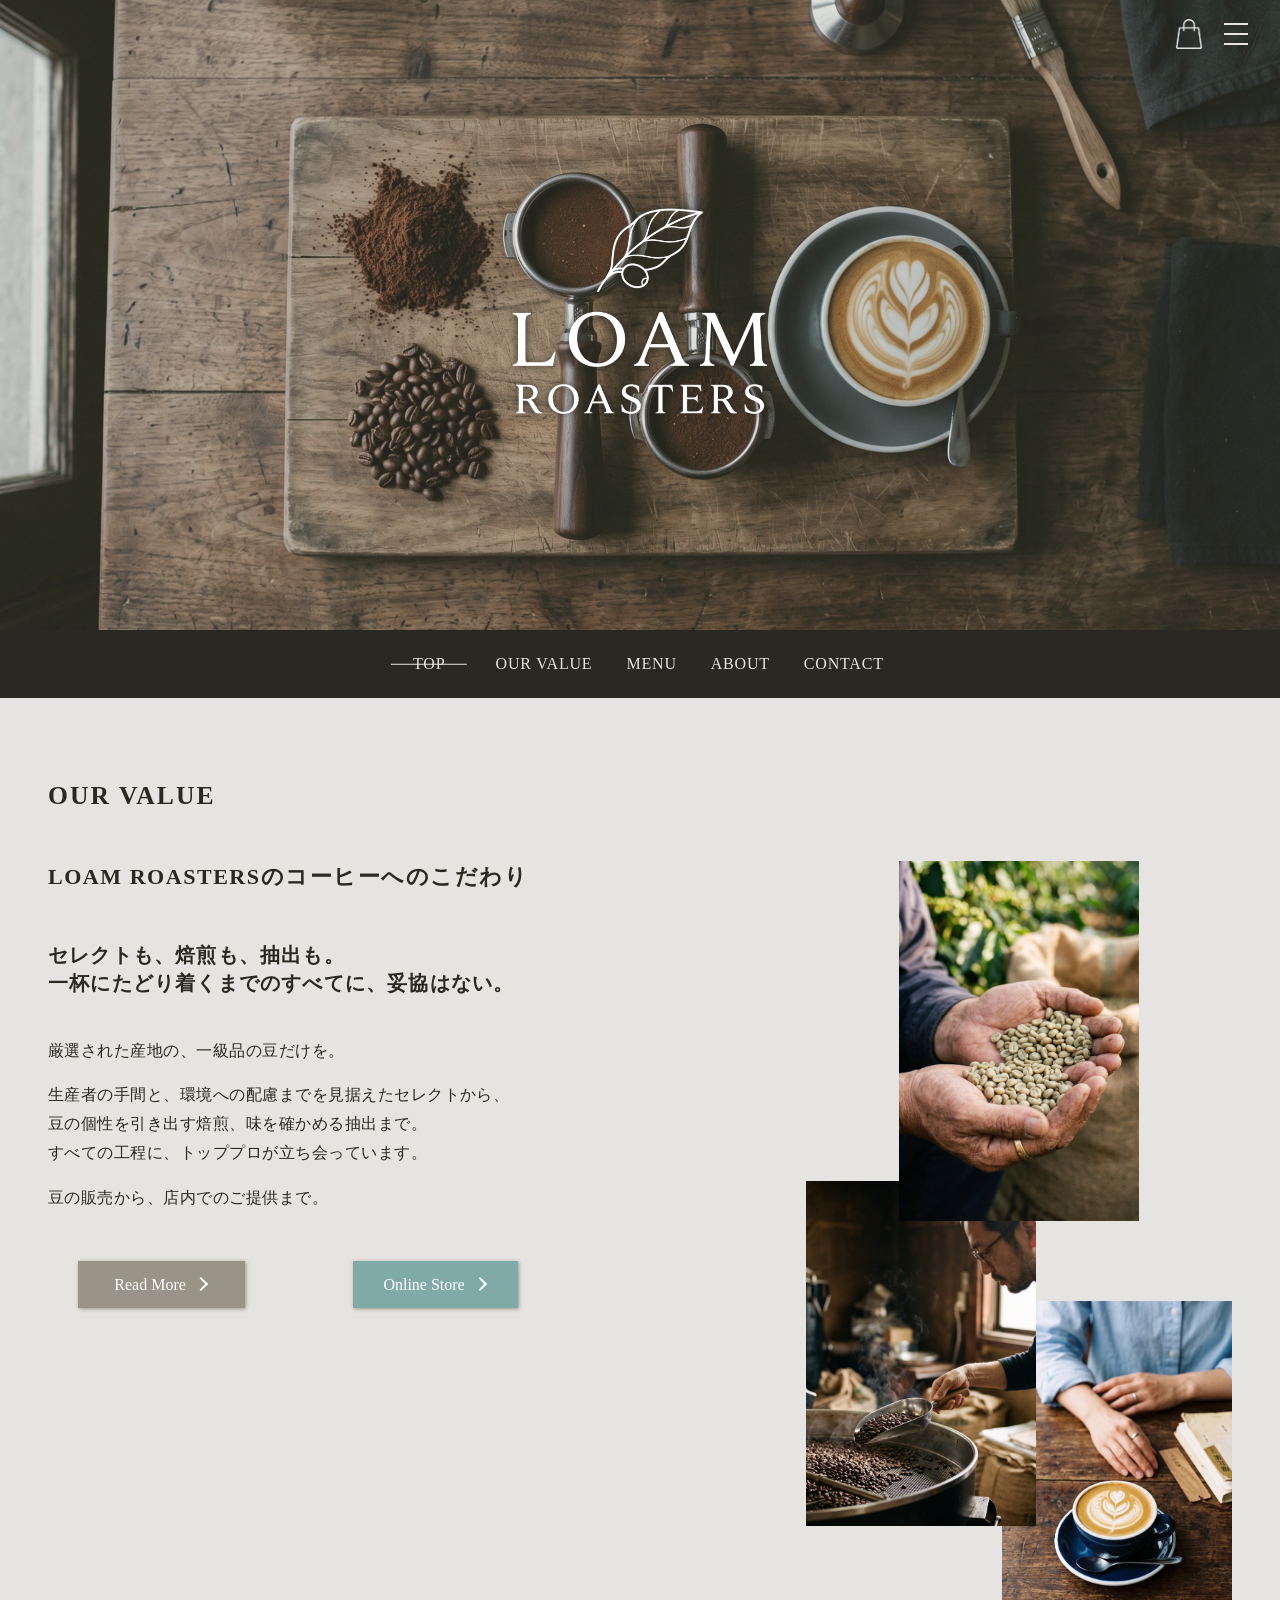
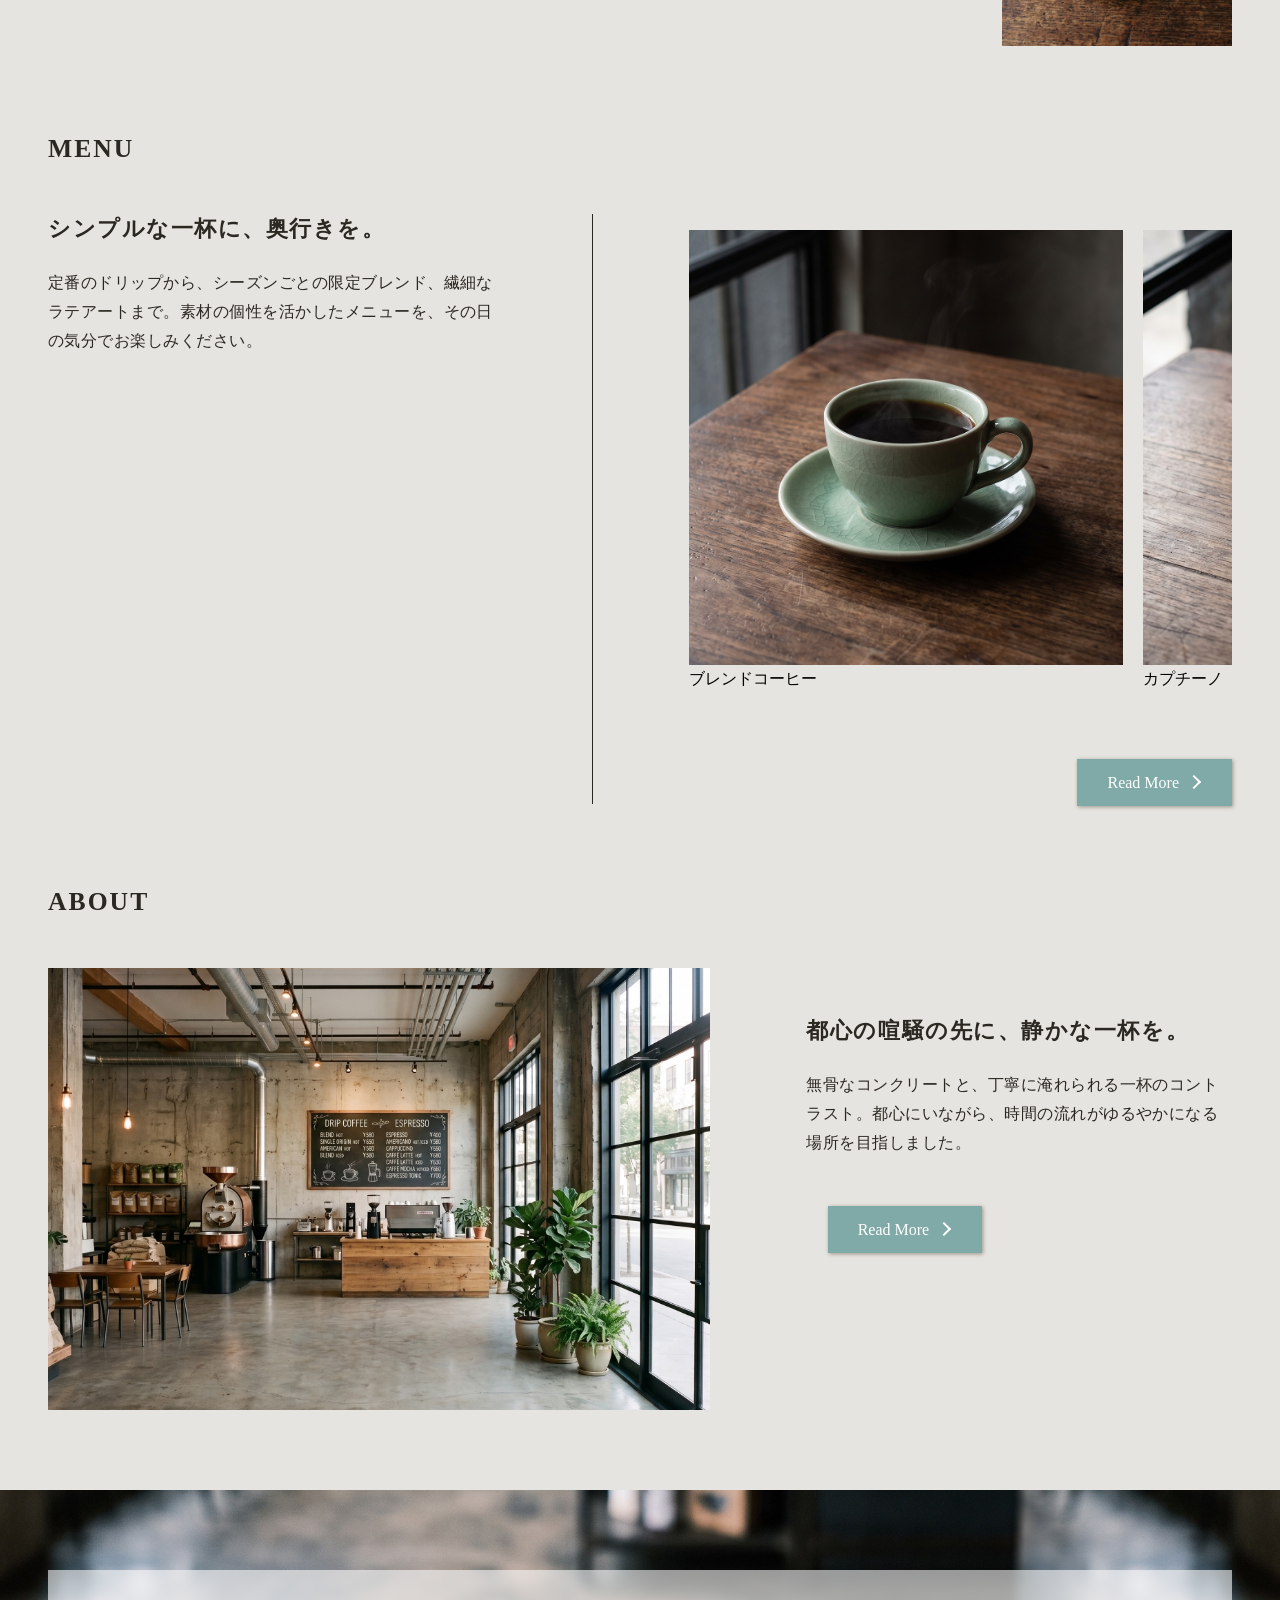
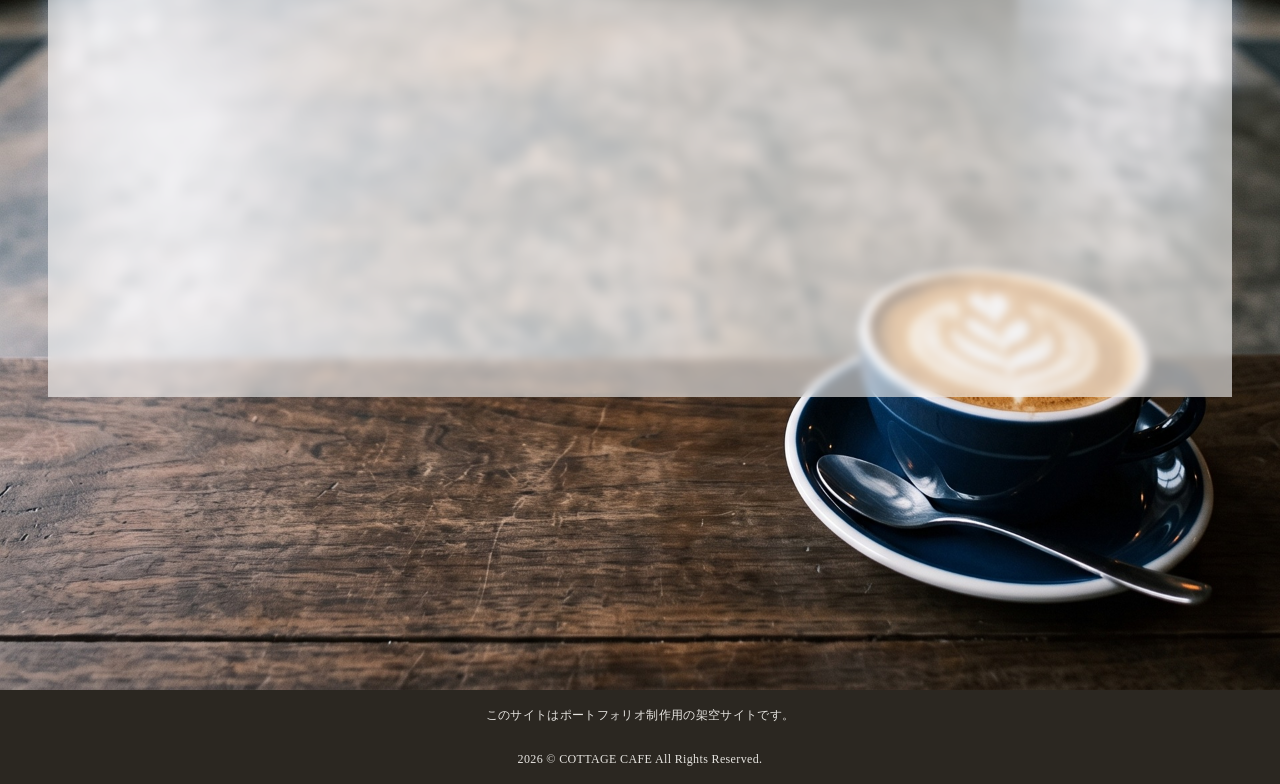
<file: index.html>
<!DOCTYPE html>
<html lang="ja">
	<head>
		<meta charset="utf-8">
		<meta name="description" content="LOAM ROASTERS（ロームロースター）は、一級品の豆をセレクトし、生産者や環境にも配慮したスペシャリティコーヒーを提供する、都心のコーヒーロースターカフェです。トッププロによる焙煎・抽出で、こだわりの一杯をお楽しみいただけます。">
		<meta name="viewport" content="width=device-width, initial-scale=1.0">
		<meta name="robots" content="noindex, nofollow, noarchive, nosnippet">
		<meta property="og:title" content="LOAM ROASTERS（ロームロースター）｜都心のスペシャルティコーヒーロースターカフェ">
		<meta property="og:description" content="セレクトも、焙煎も、抽出も。一杯にたどり着くまでのすべてに、妥協はない。LOAM ROASTERSは、生産者や環境への配慮とトッププロの技術が息づく、都心のコーヒーロースターカフェです。">
		<meta property="og:url" content="https://sakainao-portfolio.github.io/loam/">
		<meta property="og:image" content="image/loam_logo_ogp.png">
		<meta property="og:type" content="website">
		<meta property="og:site_name" content="LOAM ROASTERS（ロームロースター）">
		<link rel="stylesheet" href="css/style.css">
		<link rel="icon" href="image/favicon.png" type="image/png">
		<link rel="apple-touch-icon" href="image/apple-touch-icon.png">
		<title>LOAM ROASTERS（ロームロースター）｜都心のスペシャルティコーヒーロースターカフェ</title>
	</head>
	
	<body>
	
		<!-- ヘッダー -->
		<header id="header-top">
		
			<!-- ヒーロービジュアル -->
			<div class="hero-visual">
				<img src="image/top-hero-barista_workstation.jpg" alt="コーヒー店のキービジュアル" class="hv-image">
			</div>
			<!-- ヒーロービジュアルここまで -->
			
			<!-- ヒーローロゴ -->
			<div class="header-logo-big">
				<h1><a href="index.html"><img src="image/loam_logo_hero.png" alt="LOAM ROASTERS（ロームロースター）" class="logo-image-big"></a></h1>
			</div>
			<!-- ヒーローロゴここまで -->

			<!-- カートアイコン -->
			<div class="header-cart">
				<a data-href="loam-onlinestore.html" class="online-store-btn"><img src="image/loam_icon_shopping.png" alt="カートボタン" class="cart-image"></a>
			</div>
			<!-- カートアイコンここまで -->
			
			<!-- ハンバーガーメニュー -->
			<aside class="hamburger-menu">
				<input type="checkbox" id="menu-btn-check">
				<label for="menu-btn-check" class="menu-btn"><span></span></label>
				<!-- メニュー展開時に全体を覆う暗幕 -->
				<div class="black-overlay"></div>
				<!-- メニュー展開時に全体を覆う暗幕ここまで -->	
				<!-- メニューの内容 -->
				<div class="menu-content">
					<ul>
						<li><a href="index.html">TOP</a></li>
						<li><a href="value.html">OUR VALUE</a></li>
						<li><a href="menu.html">MENU</a></li>
						<li><a href="about.html">ABOUT</a></li>
						<li><a href="contact.html">CONTACT</a></li>
						<li><a data-href="loam-onlinestore.html" class="online-store-btn">ONLINE STORE</a></li>
					</ul>
				</div>
				<!-- メニューの内容ここまで -->
			</aside>
			<!-- ハンバーガーメニューここまで -->
		
		</header>
		<!-- ヘッダーここまで -->
		
		<!-- コンテナ -->
		<div class="container">

			<!-- ヘッダーロゴ -->
			<div class="header-logo-top">
				<div class="logo-image-top">
					<a href="index.html"><img src="image/loam_logo_header.png" alt="ショップロゴマーク" class="logo-image"></a>
				</div>
			</div>
			<!-- ヘッダーロゴここまで -->
		
			<!-- グローバルナビゲーションメニュー -->
			<nav class="global-nav">
				<ul class="nav-list">
					<li class="nav-item active"><a href="index.html">　TOP　</a></li>
					<li class="nav-item"><a href="value.html">OUR VALUE</a></li>
					<li class="nav-item"><a href="menu.html">MENU</a></li>
					<li class="nav-item"><a href="about.html">ABOUT</a></li>
					<li class="nav-item"><a href="contact.html">CONTACT</a></li>
				</ul>
			</nav>
			<!-- グローバルナビゲーションメニューここまで -->
		
			<!-- マルチカラム -->
			<div class="wrapper">
		
				<!-- メインエリア -->
				<article class="article-area">
					<h2>OUR VALUE</h2>
					<h3>LOAM ROASTERSの<span>コーヒーへのこだわり</span></h3>
					<section class="top-value">
						<div class="top-value-container01">
							<div class="top-value-txt01">
								<h4>セレクトも、焙煎も、抽出も。<br>
								一杯にたどり着くまでのすべてに、<span>妥協はない。</span></h4>
							</div>
							<div class="top-value-img01 sp-display">
								<img src="image/top-value-selection.jpg" alt="コーヒー豆セレクトのイメージ" class="top-value-image01">
							</div>
						</div>
						<div class="top-value-container02">
							<div class="container02-box01">
								<div class="top-value-txt02">
									<p>厳選された産地の、一級品の豆だけを。</p>
									<p>生産者の手間と、環境への配慮までを見据えたセレクトから、<span>豆の個性を引き出す焙煎、</span><span>味を確かめる抽出まで。</span><br>
									すべての工程に、<span>トッププロが立ち会っています。</span></p>
									<p>豆の販売から、店内でのご提供まで。</p>
								</div>
								<div class="value-button-box">
									<div class="top-value-button01">
										<a href="value.html">Read More<span class="button-arrow"></span></a>
									</div>
									<div class="top-value-button02">
										<a data-href="loam-onlinestore.html" class="online-store-btn">Online Store<span class="button-arrow"></span></a>
									</div>
								</div>
							</div>
							<div class="container02-box02">
								<div class="top-value-img01 tablet-display">
									<img src="image/top-value-selection.jpg" alt="コーヒー豆セレクトのイメージ" class="top-value-image01">
								</div>
								<div class="top-value-img02">
									<img src="image/top-value-roasting.jpg" alt="コーヒー豆焙煎のイメージ" class="top-value-image02">
								</div>
								<div class="top-value-img03">
									<img src="image/top-value-extraction.jpg" alt="お客様のテーブルに運ばれてきたコーヒーのイメージ" class="top-value-image03">
								</div>
							</div>
						</div>
					</section>
				</article>
				<article class="article-area">
					<h2>MENU</h2>
					<section class="top-menu">
						<div class="top-menu-txt">
							<h3>シンプルな一杯に、<span>奥行きを。</span></h3>
							<p>定番のドリップから、シーズンごとの限定ブレンド、繊細なラテアートまで。素材の個性を活かしたメニューを、その日の気分でお楽しみください。</p>
						</div>
						<div class="top-menu-container">
							<div class="top-menu-slide">
								<figure class="top-menu-img">
									<img src="image/menu-drip-hot-blend.jpg" alt="" class="top-menu-image">
									<figcaption class="top-menu-caption">ブレンドコーヒー</figcaption>
								</figure>
								<figure class="top-menu-img">
									<img src="image/menu-espresso-hot-cappuccino.jpg" alt="" class="top-menu-image">
									<figcaption class="top-menu-caption">カプチーノ</figcaption>
								</figure>
								<figure class="top-menu-img">
									<img src="image/menu-espresso-iced-americano.jpg" alt="" class="top-menu-image">
									<figcaption class="top-menu-caption">アイスアメリカーノ</figcaption>
								</figure>
								<figure class="top-menu-img">
									<img src="image/menu-sweets-affogato.jpg" alt="" class="top-menu-image">
									<figcaption class="top-menu-caption">アフォガード</figcaption>
								</figure>
							</div>
							<div class="top-menu-button">
								<a href="menu.html">Read More<span class="button-arrow"></span></a>
							</div>
						</div>
					</section>
				</article>
				<article class="article-area">
					<h2>ABOUT</h2>
					<section class="top-about">
						<div class="top-about-img">
							<img src="image/top-about-interior.jpg" alt="店内のイメージ" class="top-about-image">
						</div>
						<div class="top-about-container">
							<div class="top-about-txt">
								<h3>都心の喧騒の先に、<span>静かな一杯を。</span></h3>
								<p>無骨なコンクリートと、丁寧に淹れられる一杯のコントラスト。都心にいながら、時間の流れがゆるやかになる場所を目指しました。</p>
							</div>
							<div class="top-about-button">
								<a href="about.html">Read More<span class="button-arrow"></span></a>
							</div>
						</div>
					</section>
				</article>
				<!-- メインエリアここまで -->
		
				<!-- ページトップ -->
				<a class="pagetop" href="#header-top">
					<div class="pagetop-arrow"></div>
				</a>
				<!-- ページトップここまで -->
		
			</div>
			<!-- マルチカラムここまで -->

			<article class="article-area">
				<section class="top-contact">
					<div class="top-contact-container">
						<div class="top-contact-txt">
							<h2>CONTACT</h2>
							<h3>一杯を、<span>確かめに来てほしい。</span></h3>
							<p>ご予約やお問い合わせは、こちらから。</p>
						</div>
						<div class="top-contact-button">
							<a href="contact.html">Contact Now<span class="button-arrow"></span></a>
						</div>
					</div>
				</section>
			</article>
		
		</div>
		<!-- コンテナここまで -->
		
		<!-- フッター -->
		<footer class="top-footer">
			<p class="site-notice">このサイトはポートフォリオ制作用の架空サイトです。</p>
			<p class="copyright">2026 &copy; COTTAGE CAFE All Rights Reserved.</p>
		</footer>
		<!-- フッターここまで -->
	
	</body>
</html>
</file>
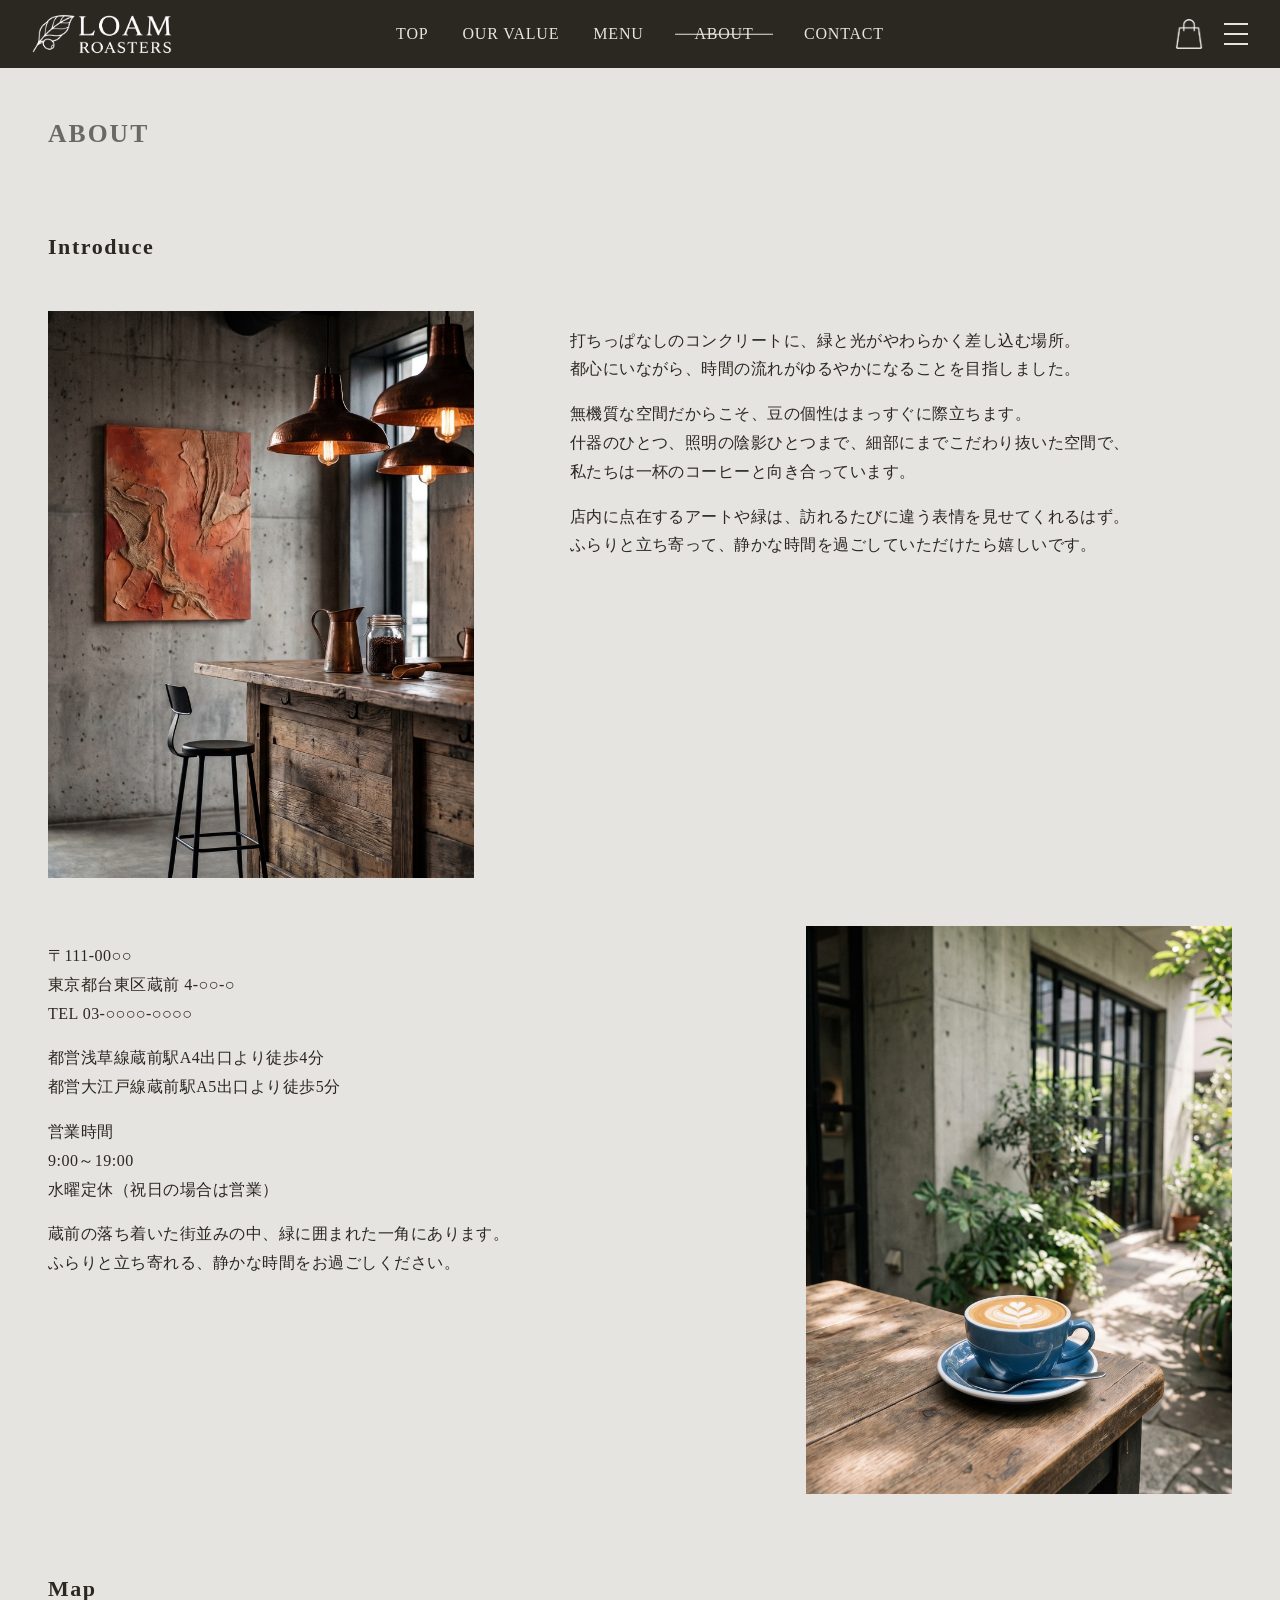
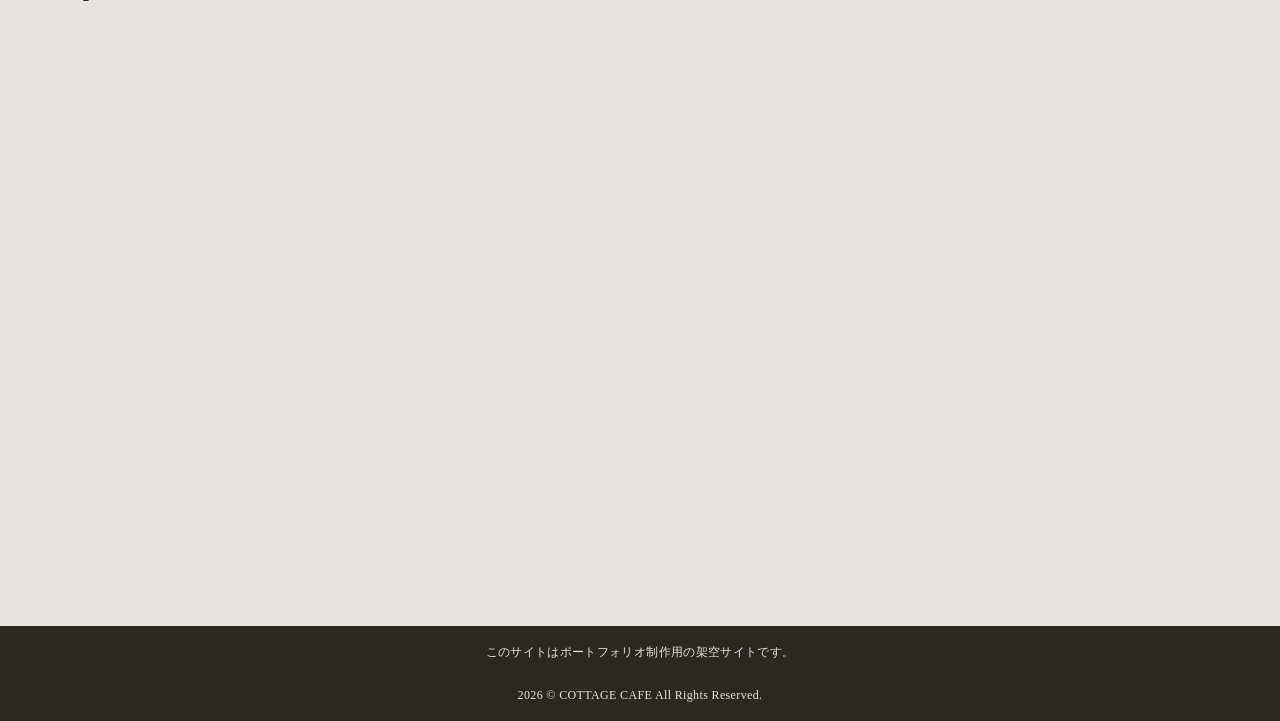
<file: about.html>
<!DOCTYPE html>
<html lang="ja">
	<head>
		<meta charset="utf-8">
		<meta name="description" content="打ちっぱなしのコンクリートに、緑と光がやわらかく差し込む場所。東京都台東区蔵前にあるLOAM ROASTERSの店舗紹介、アクセス、営業時間をご案内します。">
		<meta name="viewport" content="width=device-width, initial-scale=1.0">
		<meta name="robots" content="noindex, nofollow, noarchive, nosnippet">
		<meta property="og:title" content="ABOUT｜LOAM ROASTERS（ロームロースター）">
		<meta property="og:description" content="セレクトも、焙煎も、抽出も。一杯にたどり着くまでのすべてに、妥協はない。LOAM ROASTERSは、生産者や環境への配慮とトッププロの技術が息づく、都心のコーヒーロースターカフェです。">
		<meta property="og:url" content="https://sakainao-portfolio.github.io/loam/about.html">
		<meta property="og:image" content="image/loam_logo_ogp.png">
		<meta property="og:type" content="website">
		<meta property="og:site_name" content="LOAM ROASTERS（ロームロースター）">
		<link rel="stylesheet" href="css/style.css">
		<link rel="icon" href="image/favicon.png" type="image/png">
		<link rel="apple-touch-icon" href="image/apple-touch-icon.png">
		<title>ABOUT｜LOAM ROASTERS（ロームロースター）</title>
	</head>
	
	<body>
	
		<!-- ヘッダー -->
		<header id="header-top">
		
			<!-- ヘッダーロゴ -->
			<div class="header-logo">
				<a href="index.html"><img src="image/loam_logo_header.png" alt="ショップロゴマーク" class="logo-image"></a>
			</div>
			<!-- ヘッダーロゴここまで -->
			
			<!-- カートアイコン -->
			<div class="header-cart">
				<span class="online-store-btn"><img src="image/loam_icon_shopping.png" alt="カートボタン" class="cart-image"></span>
			</div>
			<!-- カートアイコンここまで -->
			
			<!-- ハンバーガーメニュー -->
			<aside class="hamburger-menu">
				<input type="checkbox" id="menu-btn-check">
				<label for="menu-btn-check" class="menu-btn"><span></span></label>
				<!-- メニュー展開時に全体を覆う暗幕 -->
				<div class="black-overlay"></div>
				<!-- メニュー展開時に全体を覆う暗幕ここまで -->	
				<!-- メニューの内容 -->
				<div class="menu-content">
					<ul>
						<li><a href="index.html">TOP</a></li>
						<li><a href="value.html">OUR VALUE</a></li>
						<li><a href="menu.html">MENU</a></li>
						<li><a href="about.html">ABOUT</a></li>
						<li><a href="contact.html">CONTACT</a></li>
						<li><a data-href="loam-onlinestore.html" class="online-store-btn">ONLINE STORE</a></li>
					</ul>
				</div>
				<!-- メニューの内容ここまで -->
			</aside>
			<!-- ハンバーガーメニューここまで -->
		
		</header>
		<!-- ヘッダーここまで -->
		
		<!-- コンテナ -->
		<div class="container">
		
			<!-- グローバルナビゲーションメニュー -->
			<nav class="global-nav">
				<ul class="nav-list">
					<li class="nav-item"><a href="index.html">TOP</a></li>
					<li class="nav-item"><a href="value.html">OUR VALUE</a></li>
					<li class="nav-item"><a href="menu.html">MENU</a></li>
					<li class="nav-item active"><a href="about.html">　ABOUT　</a></li>
					<li class="nav-item"><a href="contact.html">CONTACT</a></li>
				</ul>
			</nav>
			<!-- グローバルナビゲーションメニューここまで -->
			
			<!-- マルチカラム -->
			<div class="wrapper">
				<h1>ABOUT</h1>
				
				<!-- メインエリア -->
				<article class="article-about">
					<h2>Introduce</h2>
					<div class="about-container">
						<div class="about-image row-display">
							<img src="image/about-interior.jpg" alt="アートが飾られたインダストリアルな店内のイメージ" class="about-coffee">
						</div>
						<section class="about-area">
							<p>打ちっぱなしのコンクリートに、緑と光がやわらかく差し込む場所。<span class="pc-span">都心にいながら、時間の流れがゆるやかになることを目指しました。</span></p>
							<p>無機質な空間だからこそ、豆の個性はまっすぐに際立ちます。<span class="pc-span">什器のひとつ、照明の陰影ひとつまで、</span><span class="pc-span">細部にまでこだわり抜いた空間で、</span><span class="pc-span">私たちは一杯のコーヒーと向き合っています。</span></p>
							<p>店内に点在するアートや緑は、<span class="pc-span">訪れるたびに違う表情を見せてくれるはず。</span><span class="pc-span">ふらりと立ち寄って、静かな時間を過ごしていただけたら嬉しいです。</span></p>
						</section>
						<div class="about-image column-display">
							<img src="image/about-interior.jpg" alt="アートが飾られたインダストリアルな店内のイメージ" class="about-coffee">
						</div>
					</div>
					<div class="about-container">
						<section class="about-area">
							<p>〒111-00○○<br>
							東京都台東区蔵前 4-○○-○<br>
							TEL 03-○○○○-○○○○</p>
							<p>都営浅草線蔵前駅A4出口より徒歩4分<br>
							都営大江戸線蔵前駅A5出口より徒歩5分</p>
							<p>営業時間<br>
							9:00～19:00<br>
							水曜定休（祝日の場合は営業）</p>
							<p>蔵前の落ち着いた街並みの中、緑に囲まれた一角にあります。<span class="pc-span">ふらりと立ち寄れる、静かな時間をお過ごしください。</span></p>
						</section>
						<div class="about-image">
							<img src="image/about-exterior.jpg" alt="緑に囲まれたテラス席のイメージ" class="about-terrace">
						</div>
					</div>
					<section class="map-area">
						<h2>Map</h2>
						<iframe src="https://www.google.com/maps/embed?pb=!1m18!1m12!1m3!1d3239.9039922395605!2d139.7867848750618!3d35.70398012872515!2m3!1f0!2f0!3f0!3m2!1i1024!2i768!4f13.1!3m3!1m2!1s0x60188eb75cdfab55%3A0xacd77d7b9821b310!2z44CSMTExLTAwNTEg5p2x5Lqs6YO95Y-w5p2x5Yy66JS15YmN77yU5LiB55uu!5e0!3m2!1sja!2sjp!4v1787741154495!5m2!1sja!2sjp" allowfullscreen="" loading="lazy" referrerpolicy="strict-origin-when-cross-origin"></iframe>
					</section>
				</article>
				<!-- メインエリアここまで -->
				
				<!-- ページトップ -->
				<a class="pagetop" href="#header-top">
					<div class="pagetop-arrow"></div>
				</a>
				<!-- ページトップここまで -->
			
			</div>
			<!-- マルチカラムここまで -->
		
		</div>
		<!-- コンテナここまで -->
		
		<!-- フッター -->
		<footer>
			<p class="site-notice">このサイトはポートフォリオ制作用の架空サイトです。</p>
			<p class="copyright">2026 &copy; COTTAGE CAFE All Rights Reserved.</p>
		</footer>
		<!-- フッターここまで -->
	
	</body>
</html>
</file>
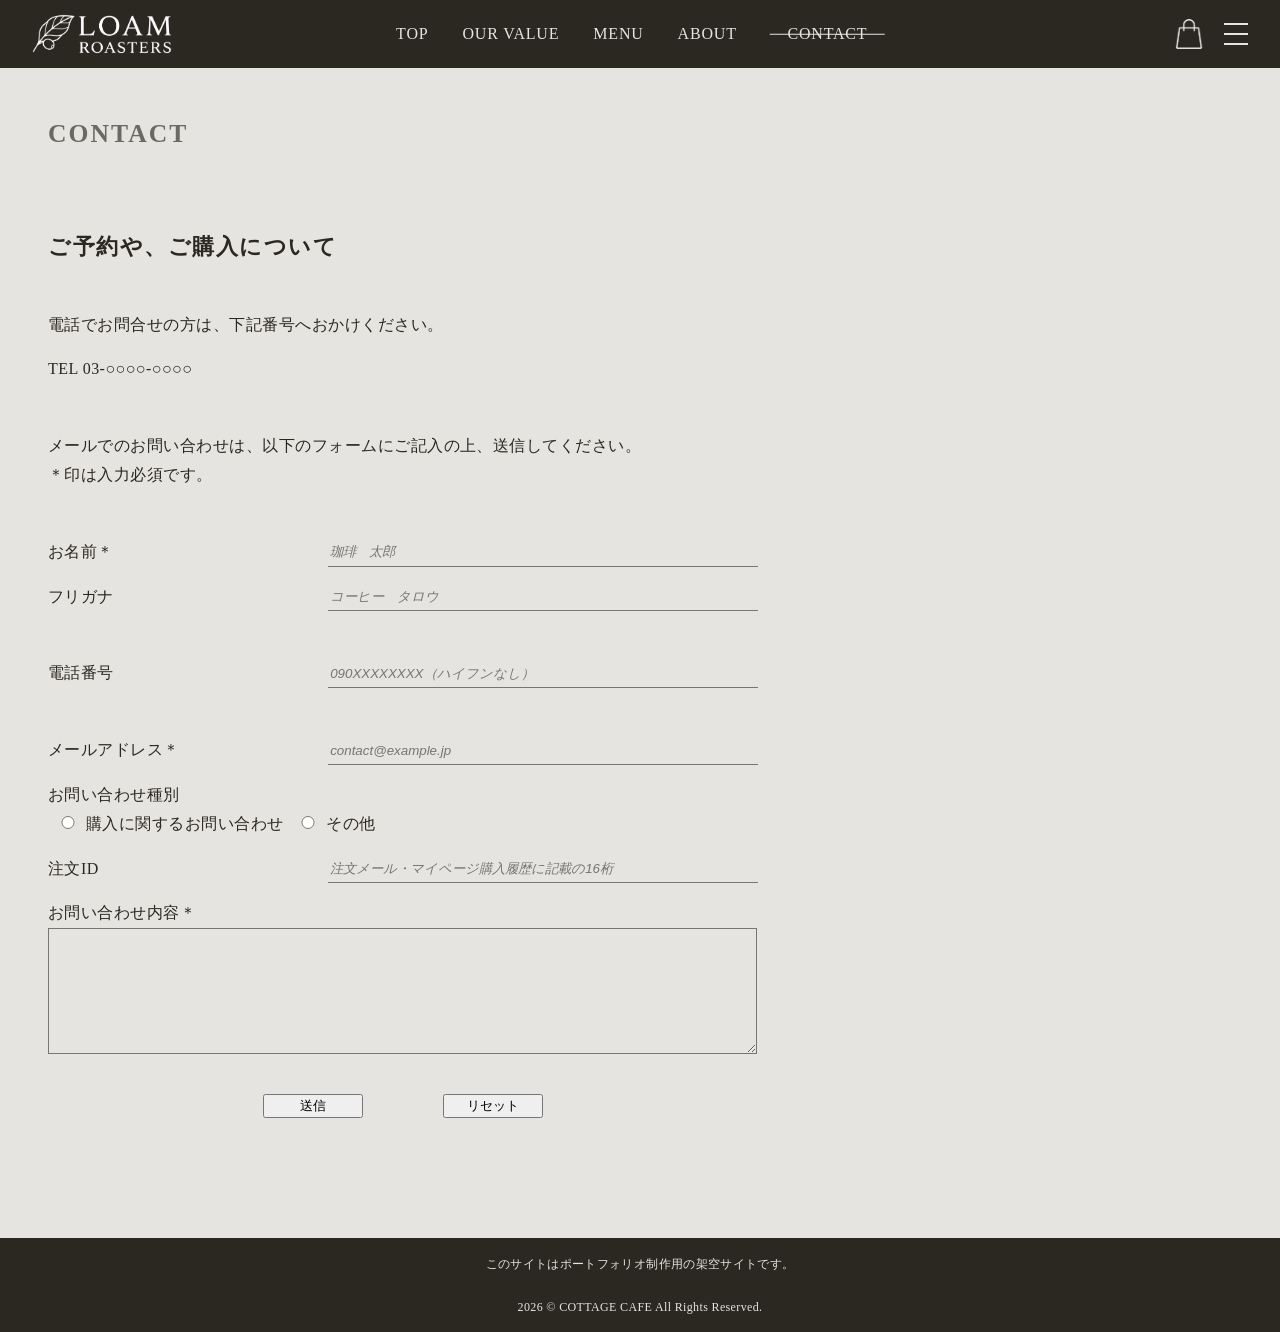
<file: contact.html>
<!DOCTYPE html>
<html lang="ja">
	<head>
		<meta charset="utf-8">
		<meta name="description" content="LOAM ROASTERS（ロームロースター）へのお問い合わせは、フォームまたはお電話にて承っております。ご予約やご質問など、お気軽にご連絡ください。">
		<meta name="viewport" content="width=device-width, initial-scale=1.0">
		<meta name="robots" content="noindex, nofollow, noarchive, nosnippet">
		<meta property="og:title" content="CONTACT｜LOAM ROASTERS（ロームロースター）">
		<meta property="og:description" content="セレクトも、焙煎も、抽出も。一杯にたどり着くまでのすべてに、妥協はない。LOAM ROASTERSは、生産者や環境への配慮とトッププロの技術が息づく、都心のコーヒーロースターカフェです。">
		<meta property="og:url" content="https://sakainao-portfolio.github.io/loam/contact.html">
		<meta property="og:image" content="image/loam_logo_ogp.png">
		<meta property="og:type" content="website">
		<meta property="og:site_name" content="LOAM ROASTERS（ロームロースター）">
		<link rel="stylesheet" href="css/style.css">
		<link rel="icon" href="image/favicon.png" type="image/png">
		<link rel="apple-touch-icon" href="image/apple-touch-icon.png">
		<title>CONTACT｜LOAM ROASTERS（ロームロースター）</title>
	</head>
	
	<body>
	
		<!-- ヘッダー -->
		<header id="header-top">
		
			<!-- ヘッダーロゴ -->
			<div class="header-logo">
				<a href="index.html"><img src="image/loam_logo_header.png" alt="ショップロゴマーク" class="logo-image"></a>
			</div>
			<!-- ヘッダーロゴここまで -->
			
			<!-- カートアイコン -->
			<div class="header-cart">
				<span class="online-store-btn"><img src="image/loam_icon_shopping.png" alt="カートボタン" class="cart-image"></span>
			</div>
			<!-- カートアイコンここまで -->
			
			<!-- ハンバーガーメニュー -->
			<aside class="hamburger-menu">
				<input type="checkbox" id="menu-btn-check">
				<label for="menu-btn-check" class="menu-btn"><span></span></label>
				<!-- メニュー展開時に全体を覆う暗幕 -->
				<div class="black-overlay"></div>
				<!-- メニュー展開時に全体を覆う暗幕ここまで -->	
				<!-- メニューの内容 -->
				<div class="menu-content">
					<ul>
						<li><a href="index.html">TOP</a></li>
						<li><a href="value.html">OUR VALUE</a></li>
						<li><a href="menu.html">MENU</a></li>
						<li><a href="about.html">ABOUT</a></li>
						<li><a href="contact.html">CONTACT</a></li>
						<li><a data-href="loam-onlinestore.html" class="online-store-btn">ONLINE STORE</a></li>
					</ul>
				</div>
				<!-- メニューの内容ここまで -->
			</aside>
			<!-- ハンバーガーメニューここまで -->
		
		</header>
		<!-- ヘッダーここまで -->
		
		<!-- コンテナ -->
		<div class="container">
		
			<!-- グローバルナビゲーションメニュー -->
			<nav class="global-nav">
				<ul class="nav-list">
					<li class="nav-item"><a href="index.html">TOP</a></li>
					<li class="nav-item"><a href="value.html">OUR VALUE</a></li>
					<li class="nav-item"><a href="menu.html">MENU</a></li>
					<li class="nav-item"><a href="about.html">ABOUT</a></li>
					<li class="nav-item active"><a href="contact.html">　CONTACT　</a></li>
				</ul>
			</nav>
			<!-- グローバルナビゲーションメニューここまで -->
			
			<!-- マルチカラム -->
			<div class="wrapper">
				<h1>CONTACT</h1>

				<!-- メインエリア -->
				<article class="article-contact">
					<h2>ご予約や、ご購入について</h2>
					<section class="contact-area">
						<p>電話でお問合せの方は、下記番号へおかけください。</p>
						<p>TEL 03-○○○○-○○○○</p>
						<p>メールでのお問い合わせは、以下のフォームにご記入の上、送信してください。<br>
						＊印は入力必須です。</p>
						<form>
							<p>
								<label class="contact-label">お名前＊
									<input type="text" name="username" placeholder="珈琲　太郎" required class="contact-input">
								</label>
							</p>
							<p>
								<label class="contact-label">フリガナ
									<input type="text" name="userfurigana" placeholder="コーヒー　タロウ" class="contact-input">
								</label>
							</p>
							<p>
								<label class="contact-label">電話番号
									<input type="tel" name="usertel" placeholder="090XXXXXXXX（ハイフンなし）" class="contact-input">
								</label>
							</p>
							<p>
								<label class="contact-label">メールアドレス＊
									<input type="email" name="usermail" placeholder="contact@example.jp" required class="contact-input">
								</label>
							</p>
							<p>お問い合わせ種別<br>
								<label>
									<input type="radio" name="kind" value="0" class="contact-kind">購入に関するお問い合わせ
								</label>
								<label>
									<input type="radio" name="kind" value="1" class="contact-kind">その他
								</label>
							</p>
							<p>
								<label class="contact-label">注文ID
									<input type="text" name="userorderid" placeholder="注文メール・マイページ購入履歴に記載の16桁" class="contact-input">
								</label>
							</p>
							<p>
								<label>お問い合わせ内容＊
									<textarea type="text" name="usercomment" placeholder="" required class="contact-textarea"></textarea>
								</label>
							</p>
							<p>
								<div class="contact-button">
									<button type="submit">送信</button>
									<button type="reset">リセット</button>
								</div>
							</p>
						</form>
					</section>
				</article>
				<!-- メインエリアここまで -->
				
				<!-- ページトップ -->
				<a class="pagetop" href="#header-top">
					<div class="pagetop-arrow"></div>
				</a>
				<!-- ページトップここまで -->
			
			</div>
			<!-- マルチカラムここまで -->
		
		</div>
		<!-- コンテナここまで -->
		
		<!-- フッター -->
		<footer>
			<p class="site-notice">このサイトはポートフォリオ制作用の架空サイトです。</p>
			<p class="copyright">2026 &copy; COTTAGE CAFE All Rights Reserved.</p>
		</footer>
		<!-- フッターここまで -->
	
	</body>
</html>
</file>
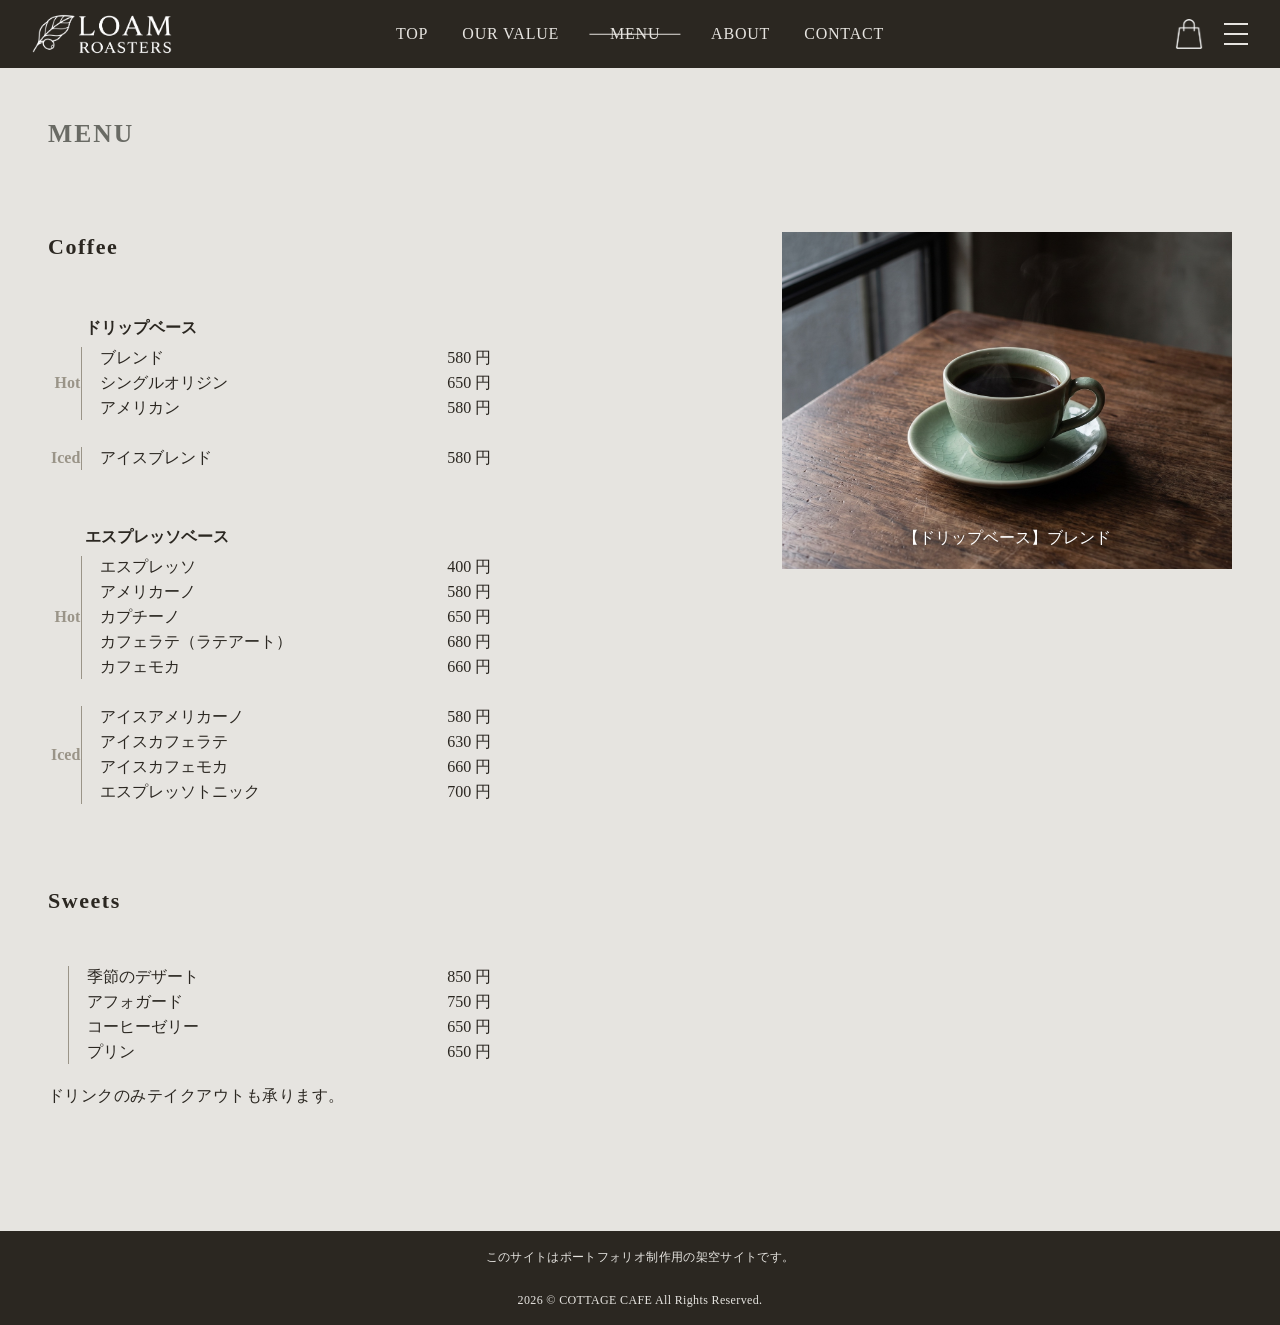
<file: menu.html>
<!DOCTYPE html>
<html lang="ja">
	<head>
		<meta charset="utf-8">
		<meta name="description" content="ハンドドリップやエスプレッソをベースにした、こだわりのドリンクメニューと、季節のデザートをご用意しています。シングルオリジンからブレンドまで、素材の個性を活かした一杯をお楽しみください。">
		<meta name="viewport" content="width=device-width, initial-scale=1.0">
		<meta name="robots" content="noindex, nofollow, noarchive, nosnippet">
		<meta property="og:title" content="MENU｜LOAM ROASTERS（ロームロースター）">
		<meta property="og:description" content="セレクトも、焙煎も、抽出も。一杯にたどり着くまでのすべてに、妥協はない。LOAM ROASTERSは、生産者や環境への配慮とトッププロの技術が息づく、都心のコーヒーロースターカフェです。">
		<meta property="og:url" content="https://sakainao-portfolio.github.io/loam/menu.html">
		<meta property="og:image" content="image/loam_logo_ogp.png">
		<meta property="og:type" content="website">
		<meta property="og:site_name" content="LOAM ROASTERS（ロームロースター）">
		<link rel="stylesheet" href="css/style.css">
		<link rel="icon" href="image/favicon.png" type="image/png">
		<link rel="apple-touch-icon" href="image/apple-touch-icon.png">
		<title>MENU｜LOAM ROASTERS（ロームロースター）</title>
	</head>
	
	<body>
	
		<!-- ヘッダー -->
		<header id="header-top">
		
			<!-- ヘッダーロゴ -->
			<div class="header-logo">
				<a href="index.html"><img src="image/loam_logo_header.png" alt="ショップロゴマーク" class="logo-image"></a>
			</div>
			<!-- ヘッダーロゴここまで -->
			
			<!-- カートアイコン -->
			<div class="header-cart">
				<span class="online-store-btn"><img src="image/loam_icon_shopping.png" alt="カートボタン" class="cart-image"></span>
			</div>
			<!-- カートアイコンここまで -->
			
			<!-- ハンバーガーメニュー -->
			<aside class="hamburger-menu">
				<input type="checkbox" id="menu-btn-check">
				<label for="menu-btn-check" class="menu-btn"><span></span></label>
				<!-- メニュー展開時に全体を覆う暗幕 -->
				<div class="black-overlay"></div>
				<!-- メニュー展開時に全体を覆う暗幕ここまで -->	
				<!-- メニューの内容 -->
				<div class="menu-content">
					<ul>
						<li><a href="index.html">TOP</a></li>
						<li><a href="value.html">OUR VALUE</a></li>
						<li><a href="menu.html">MENU</a></li>
						<li><a href="about.html">ABOUT</a></li>
						<li><a href="contact.html">CONTACT</a></li>
						<li><a data-href="loam-onlinestore.html" class="online-store-btn">ONLINE STORE</a></li>
					</ul>
				</div>
				<!-- メニューの内容ここまで -->
			</aside>
			<!-- ハンバーガーメニューここまで -->
		
		</header>
		<!-- ヘッダーここまで -->
		
		<!-- コンテナ -->
		<div class="container">
		
			<!-- グローバルナビゲーションメニュー -->
			<nav class="global-nav">
				<ul class="nav-list">
					<li class="nav-item"><a href="index.html">TOP</a></li>
					<li class="nav-item"><a href="value.html">OUR VALUE</a></li>
					<li class="nav-item active"><a href="menu.html">　MENU　</a></li>
					<li class="nav-item"><a href="about.html">ABOUT</a></li>
					<li class="nav-item"><a href="contact.html">CONTACT</a></li>
				</ul>
			</nav>
			<!-- グローバルナビゲーションメニューここまで -->
			
			<!-- マルチカラム -->
			<div class="wrapper">
				<h1>MENU</h1>
			
				<!-- メインエリア -->
				<article class="article-menu">
					<section class="menu-area">
						<h2>Coffee</h2>
						<table class="menulist">
							<thead>
								<tr>
									<th></th>
									<th colspan="2">ドリップベース</th>
								</tr>
							</thead>
							<tbody>
								<tr>
									<th rowspan="3">Hot</th>
									<td>ブレンド</td>
									<td>580 円</td>
								</tr>
								<tr>
									<td>シングルオリジン</td>
									<td>650 円</td>
								</tr>
								<tr>
									<td>アメリカン</td>
									<td>580 円</td>
								</tr>
								<tr>
									<td colspan="3">　</td>
								</tr>
								<tr>
									<th>Iced</th>
									<td>アイスブレンド</td>
									<td>580 円</td>
								</tr>
							</tbody>
						</table>
						<table class="menulist">
							<thead>
								<tr>
									<th></th>
									<th colspan="2">エスプレッソベース</th>
								</tr>
							</thead>
							<tbody>
								<tr>
									<th rowspan="5">Hot</th>
									<td>エスプレッソ</td>
									<td>400 円</td>
								</tr>
								<tr>
									<td>アメリカーノ</td>
									<td>580 円</td>
								</tr>
								<tr>
									<td>カプチーノ</td>
									<td>650 円</td>
								</tr>
								<tr>
									<td>カフェラテ（ラテアート）</td>
									<td>680 円</td>
								</tr>
								<tr>
									<td>カフェモカ</td>
									<td>660 円</td>
								</tr>
								<tr>
									<td colspan="3">　</td>
								</tr>
								<tr>
									<th rowspan="4">Iced</th>
									<td>アイスアメリカーノ</td>
									<td>580 円</td>
								</tr>
								<tr>
									<td>アイスカフェラテ</td>
									<td>630 円</td>
								</tr>
								<tr>
									<td>アイスカフェモカ</td>
									<td>660 円</td>
								</tr>
								<tr>
									<td>エスプレッソトニック</td>
									<td>700 円</td>
								</tr>
							</tbody>
						</table>
						<h2>Sweets</h2>
						<table class="menulist">
							<tbody>
								<tr>
									<th rowspan="4">　</th>
									<td>季節のデザート</td>
									<td>850 円</td>
								</tr>
								<tr>
									<td>アフォガード</td>
									<td>750 円</td>
								</tr>
								<tr>
									<td>コーヒーゼリー</td>
									<td>650 円</td>
								</tr>
								<tr>
									<td>プリン</td>
									<td>650 円</td>
								</tr>
							</tbody>
						</table>
						<p>ドリンクのみテイクアウトも承ります。</p>
					</section>
					<section class="menu-image-area">
						<div class="menu-box">
							<figure class="menu-slide">
								<img src="image/menu-drip-hot-blend.jpg" alt="ドリップ抽出のホットのブレンドコーヒー" class="menu-image01">
								<figcaption class="menu-caption">【ドリップベース】<span>ブレンド</span></figcaption>
							</figure>
							<figure class="menu-slide">
								<img src="image/menu-drip-hot-single_origine.jpg" alt="ドリップ抽出のホットのシングルオリジンコーヒー" class="menu-image01">
								<figcaption class="menu-caption">【ドリップベース】<span>シングルオリジン</span></figcaption>
							</figure>
							<figure class="menu-slide">
								<img src="image/menu-drip-hot-americano.jpg" alt="ドリップ抽出のホットのアメリカン" class="menu-image01">
								<figcaption class="menu-caption">【ドリップベース】<span>アメリカン</span></figcaption>
							</figure>
							<figure class="menu-slide">
								<img src="image/menu-drip-iced-blend.jpg" alt="ドリップ抽出のアイスのブレンドコーヒー" class="menu-image01">
								<figcaption class="menu-caption">【ドリップベース】<span>アイスブレンド</span></figcaption>
							</figure>
							<figure class="menu-slide">
								<img src="image/menu-espresso-hot-espresso.jpg" alt="エスプレッソ抽出のホットのエスプレッソ" class="menu-image01">
								<figcaption class="menu-caption">【エスプレッソベース】<span>エスプレッソ</span></figcaption>
							</figure>
							<figure class="menu-slide">
								<img src="image/menu-espresso-hot-americano.jpg" alt="エスプレッソ抽出のホットのアメリカーノ" class="menu-image01">
								<figcaption class="menu-caption">【エスプレッソベース】<span>アメリカーノ</span></figcaption>
							</figure>
							<figure class="menu-slide">
								<img src="image/menu-espresso-hot-cappuccino.jpg" alt="エスプレッソ抽出のホットのカプチーノ" class="menu-image01">
								<figcaption class="menu-caption">【エスプレッソベース】<span>カプチーノ</span></figcaption>
							</figure>
							<figure class="menu-slide">
								<img src="image/menu-espresso-hot-cafe_latte.jpg" alt="エスプレッソ抽出のホットのカフェラテ（ラテアート）" class="menu-image01">
								<figcaption class="menu-caption">【エスプレッソベース】<span>カフェラテ</span></figcaption>
							</figure>
							<figure class="menu-slide">
								<img src="image/menu-espresso-hot-cafe_mocha.jpg" alt="エスプレッソ抽出のホットのカフェモカ" class="menu-image01">
								<figcaption class="menu-caption">【エスプレッソベース】<span>カフェモカ</span></figcaption>
							</figure>
							<figure class="menu-slide">
								<img src="image/menu-espresso-iced-americano.jpg" alt="エスプレッソ抽出のアイスのアメリカーノ" class="menu-image01">
								<figcaption class="menu-caption">【エスプレッソベース】<span>アイスアメリカーノ</span></figcaption>
							</figure>
							<figure class="menu-slide">
								<img src="image/menu-espresso-iced-cafe_latte.jpg" alt="エスプレッソ抽出のアイスのカフェラテ" class="menu-image01">
								<figcaption class="menu-caption">【エスプレッソベース】<span>アイスカフェラテ</span></figcaption>
							</figure>
							<figure class="menu-slide">
								<img src="image/menu-espresso-iced-cafe_mocha.jpg" alt="エスプレッソ抽出のアイスのカフェモカ" class="menu-image01">
								<figcaption class="menu-caption">【エスプレッソベース】<span>アイスカフェモカ</span></figcaption>
							</figure>
							<figure class="menu-slide">
								<img src="image/menu-espresso-iced-espresso_tonic.jpg" alt="エスプレッソ抽出のアイスのエスプレッソトニック" class="menu-image01">
								<figcaption class="menu-caption">【エスプレッソベース】<span>エスプレッソトニック</span></figcaption>
							</figure>
							<figure class="menu-slide">
								<img src="image/menu-sweets-seasonal-lemon_tart.jpg" alt="季節のデザート（画像は自家製レモンタルト）" class="menu-image01">
								<figcaption class="menu-caption">季節のデザート<span>（画像はレモンタルト）</span></figcaption>
							</figure>
							<figure class="menu-slide">
								<img src="image/menu-sweets-affogato.jpg" class="menu-image01">
								<figcaption class="menu-caption">アフォガード</figcaption>
							</figure>
							<figure class="menu-slide">
								<img src="image/menu-sweets-coffee_jelly.jpg" alt="コーヒーゼリー" class="menu-image01">
								<figcaption class="menu-caption">コーヒーゼリー</figcaption>
							</figure>
							<figure class="menu-slide">
								<img src="image/menu-sweets-custard_pudding.jpg" alt="プリン" class="menu-image01">
								<figcaption class="menu-caption">プリン</figcaption>
							</figure>
						</div>
					</section>
				</article>
				<!-- メインエリアここまで -->
				
				<!-- ページトップ -->
				<a class="pagetop" href="#header-top">
					<div class="pagetop-arrow"></div>
				</a>
				<!-- ページトップここまで -->
			
			</div>
			<!-- マルチカラムここまで -->
		
		</div>
		<!-- コンテナここまで -->
		
		<!-- フッター -->
		<footer>
			<p class="site-notice">このサイトはポートフォリオ制作用の架空サイトです。</p>
			<p class="copyright">2026 &copy; COTTAGE CAFE All Rights Reserved.</p>
		</footer>
		<!-- フッターここまで -->
	
	</body>
</html>
</file>
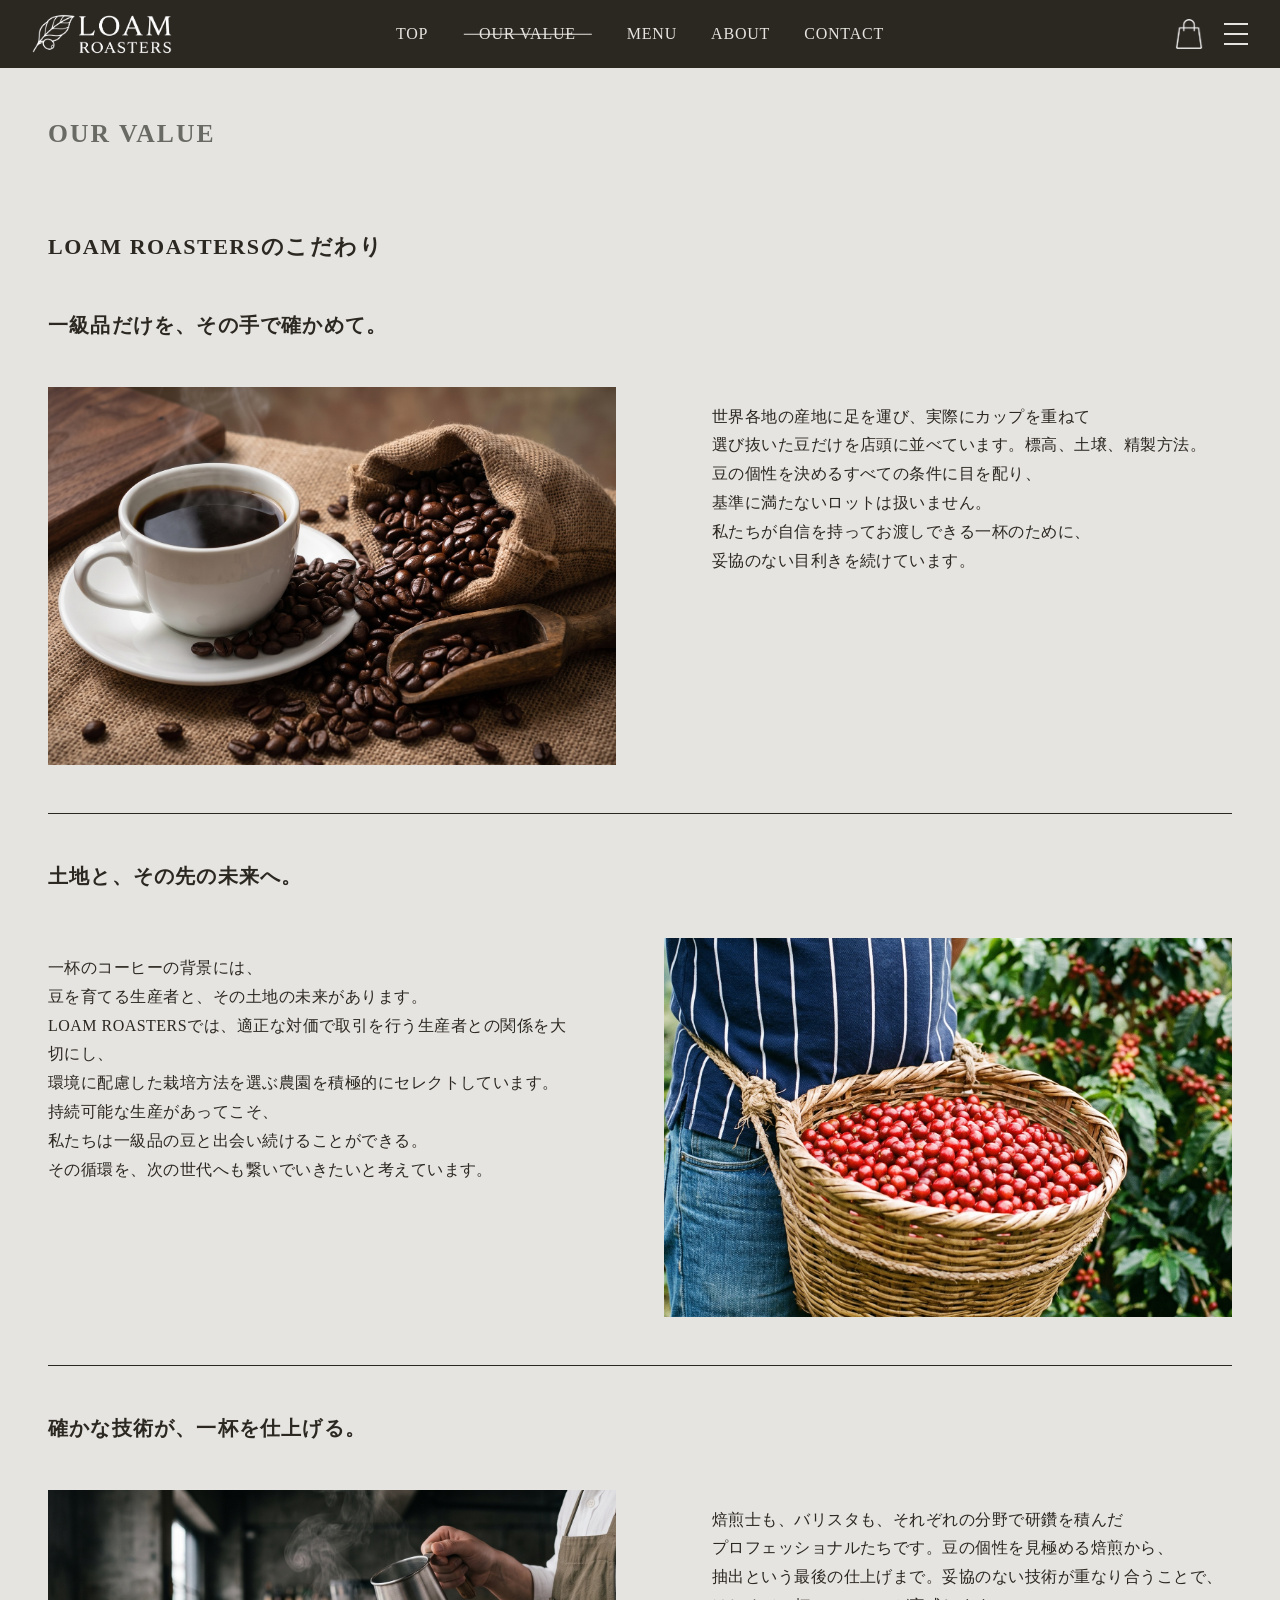
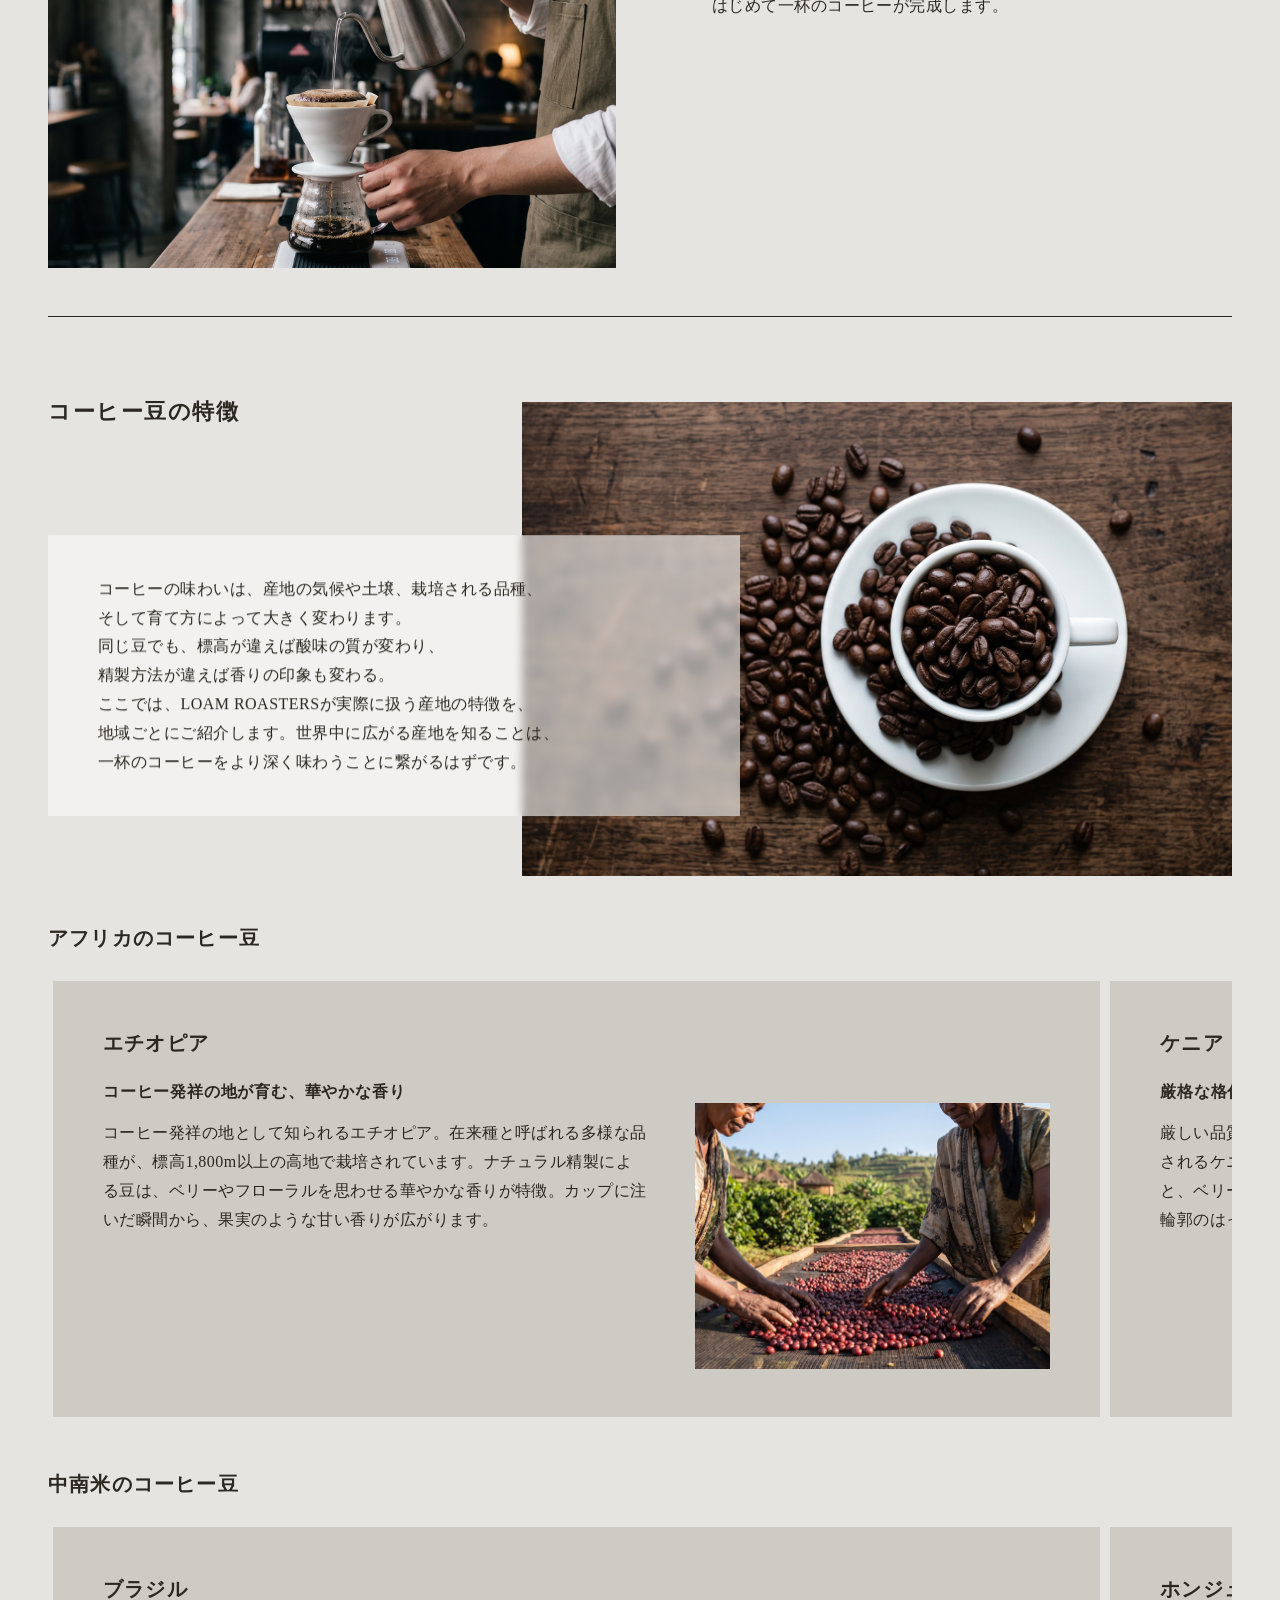
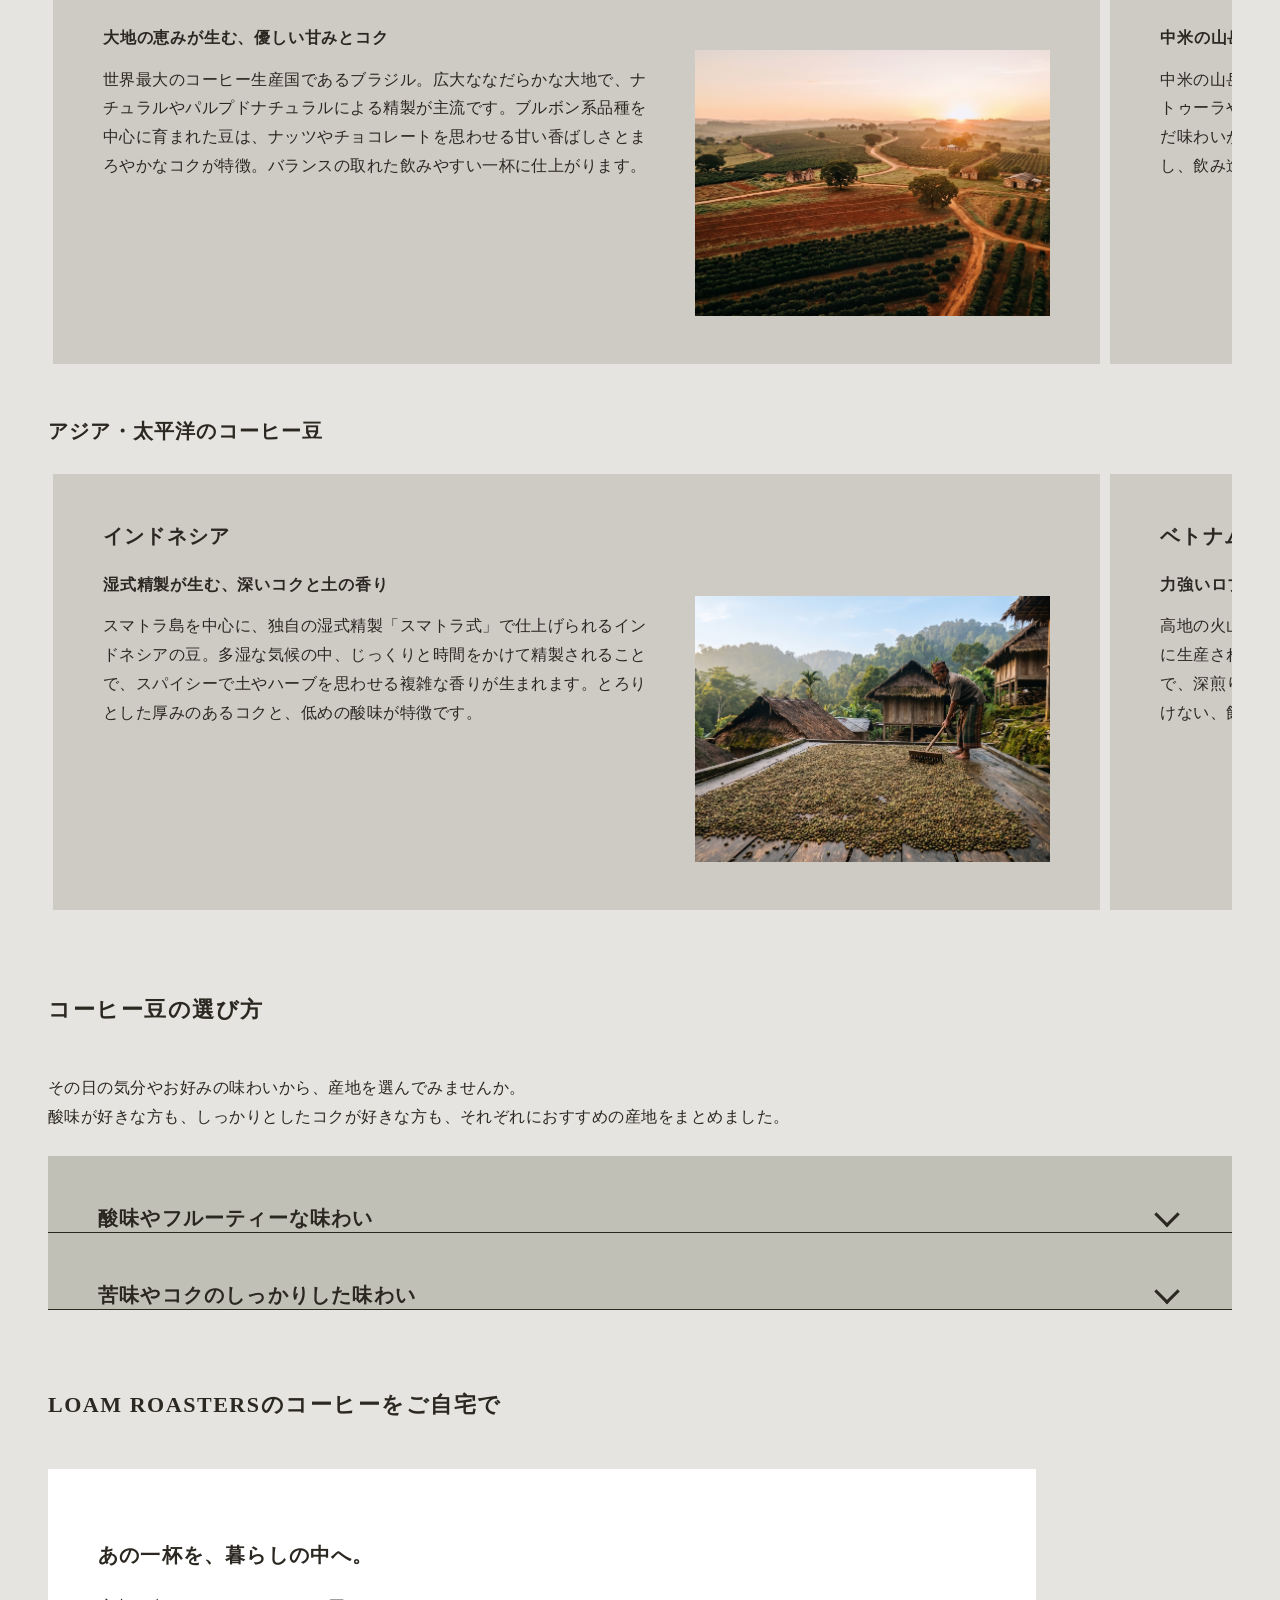
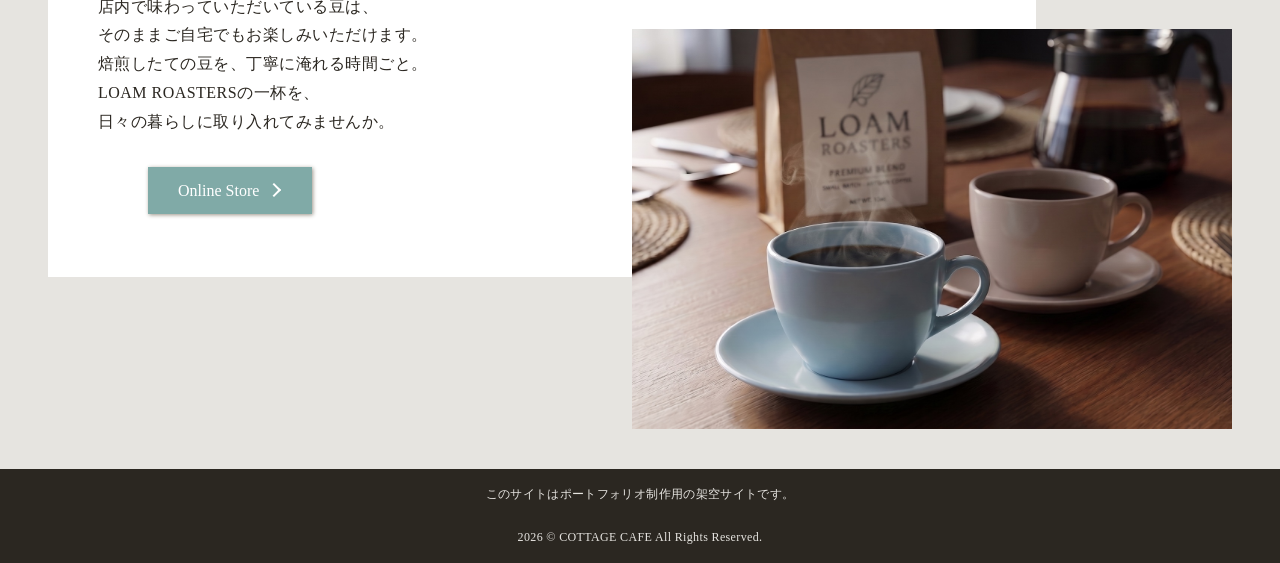
<file: value.html>
<!DOCTYPE html>
<html lang="ja">
	<head>
		<meta charset="utf-8">
		<meta name="description" content="セレクトも、焙煎も、抽出も。一級品の豆をセレクトし、生産者や環境への配慮を大切にしながら、トッププロたちが焙煎から抽出までを手がけています。産地ごとの豆の特徴や選び方もご紹介します。">
		<meta name="viewport" content="width=device-width, initial-scale=1.0">
		<meta name="robots" content="noindex, nofollow, noarchive, nosnippet">
		<meta property="og:title" content="OUR VALUE｜LOAM ROASTERS（ロームロースター）">
		<meta property="og:description" content="セレクトも、焙煎も、抽出も。一杯にたどり着くまでのすべてに、妥協はない。LOAM ROASTERSは、生産者や環境への配慮とトッププロの技術が息づく、都心のコーヒーロースターカフェです。">
		<meta property="og:url" content="https://sakainao-portfolio.github.io/loam/value.html">
		<meta property="og:image" content="image/loam_logo_ogp.png">
		<meta property="og:type" content="website">
		<meta property="og:site_name" content="LOAM ROASTERS（ロームロースター）">
		<link rel="stylesheet" href="css/style.css">
		<link rel="icon" href="image/favicon.png" type="image/png">
		<link rel="apple-touch-icon" href="image/apple-touch-icon.png">
		<title>OUR VALUE｜LOAM ROASTERS（ロームロースター）</title>
	</head>
	
	<body>
	
		<!-- ヘッダー -->
		<header id="header-top">
		
			<!-- ヘッダーロゴ -->
			<div class="header-logo">
				<a href="index.html"><img src="image/loam_logo_header.png" alt="ショップロゴマーク" class="logo-image"></a>
			</div>
			<!-- ヘッダーロゴここまで -->
			
			<!-- カートアイコン -->
			<div class="header-cart">
				<span class="online-store-btn"><img src="image/loam_icon_shopping.png" alt="カートボタン" class="cart-image"></span>
			</div>
			<!-- カートアイコンここまで -->
			
			<!-- ハンバーガーメニュー -->
			<aside class="hamburger-menu">
				<input type="checkbox" id="menu-btn-check">
				<label for="menu-btn-check" class="menu-btn"><span></span></label>
				<!-- メニュー展開時に全体を覆う暗幕 -->
				<div class="black-overlay"></div>
				<!-- メニュー展開時に全体を覆う暗幕ここまで -->	
				<!-- メニューの内容 -->
				<div class="menu-content">
					<ul>
						<li><a href="index.html">TOP</a></li>
						<li><a href="value.html">OUR VALUE</a></li>
						<li><a href="menu.html">MENU</a></li>
						<li><a href="about.html">ABOUT</a></li>
						<li><a href="contact.html">CONTACT</a></li>
						<li><a data-href="loam-onlinestore.html" class="online-store-btn">ONLINE STORE</a></li>
					</ul>
				</div>
				<!-- メニューの内容ここまで -->
			</aside>
			<!-- ハンバーガーメニューここまで -->
		
		</header>
		<!-- ヘッダーここまで -->
		
		<!-- コンテナ -->
		<div class="container">
		
			<!-- グローバルナビゲーションメニュー -->
			<nav class="global-nav">
				<ul class="nav-list">
					<li class="nav-item"><a href="index.html">TOP</a></li>
					<li class="nav-item active"><a href="value.html">　OUR VALUE　</a></li>
					<li class="nav-item"><a href="menu.html">MENU</a></li>
					<li class="nav-item"><a href="about.html">ABOUT</a></li>
					<li class="nav-item"><a href="contact.html">CONTACT</a></li>
				</ul>
			</nav>
			<!-- グローバルナビゲーションメニューここまで -->
			
			<!-- マルチカラム -->
			<div class="wrapper">
				<h1>OUR VALUE</h1>
			
				<!-- メインエリア -->
				<article class="article-value">
					<section class="value-area value-border-bottom">
						<h2>LOAM ROASTERSのこだわり</h2>
						<h3>一級品だけを、その手で確かめて。</h3>
						<div class="value-container">
							<div class="value-image">
								<img src="image/value-quality.jpg" alt="質にこだわるコーヒーのイメージ" class="value-photo">
							</div>
							<div class="value-text">
								<p>世界各地の産地に足を運び、実際にカップを重ねて<span class="pc-span">選び抜いた豆だけを店頭に並べています。</span><span class="pc-span">標高、土壌、精製方法。</span><span class="pc-span">豆の個性を決めるすべての条件に目を配り、</span><span class="pc-span">基準に満たないロットは扱いません。</span><span class="pc-span">私たちが自信を持ってお渡しできる一杯のために、</span><span class="pc-span">妥協のない目利きを続けています。</span></p>
							</div>
						</div>
						<h3 class="value-border-top">土地と、その先の未来へ。</h3>
						<div class="value-container">
							<div class="value-image sp-display">
								<img src="image/value-sustainability.jpg" alt="コーヒー生産者のイメージ" class="value-photo">
							</div>
							<div class="value-text">
								<p>一杯のコーヒーの背景には、<span class="pc-span">豆を育てる生産者と、その土地の未来があります。</span><span class="pc-span">LOAM ROASTERSでは、適正な対価で取引を行う生産者との関係を大切にし、</span><span class="pc-span">環境に配慮した栽培方法を選ぶ農園を積極的にセレクトしています。</span><span class="pc-span">持続可能な生産があってこそ、</span><span class="pc-span">私たちは一級品の豆と出会い続けることができる。</span><span class="pc-span">その循環を、次の世代へも繋いでいきたいと考えています。</span></p>
							</div>
							<div class="value-image tablet-display">
								<img src="image/value-sustainability.jpg" alt="コーヒー生産者のイメージ" class="value-photo">
							</div>
						</div>
						<h3 class="value-border-top">確かな技術が、一杯を仕上げる。</h3>
						<div class="value-container">
							<div class="value-image">
								<img src="image/value-professional.jpg" alt="バリスタのイメージ" class="value-photo">
							</div>
							<div class="value-text">
								<p>焙煎士も、バリスタも、それぞれの分野で研鑽を積んだ<span class="pc-span">プロフェッショナルたちです。</span><span class="pc-span">豆の個性を見極める焙煎から、</span><span class="pc-span">抽出という最後の仕上げまで。</span><span class="pc-span">妥協のない技術が重なり合うことで、</span><span class="pc-span">はじめて一杯のコーヒーが完成します。</span></p>
							</div>
						</div>
					</section>

					<section class="origin-area">
						<h2>コーヒー豆の特徴</h2>
						<div class="origin-lead">
							<div class="origin-lead-img">
								<img src="image/value-characteristics-lead.jpg" alt="カップから溢れるコーヒー豆のイメージ" class="origin-lead-photo">
							</div>
							<div class="origin-lead-txt">
								<p>コーヒーの味わいは、産地の気候や土壌、栽培される品種、<span class="pc-span">そして育て方によって大きく変わります。</span><span class="pc-span">同じ豆でも、標高が違えば酸味の質が変わり、</span><span class="pc-span">精製方法が違えば香りの印象も変わる。</span><span class="pc-span">ここでは、LOAM ROASTERSが実際に扱う産地の特徴を、</span><span class="pc-span">地域ごとにご紹介します。</span><span class="pc-span">世界中に広がる産地を知ることは、</span><span class="pc-span">一杯のコーヒーをより深く味わうことに繋がるはずです。</span></p>
							</div>
						</div>
						
						<h3>アフリカのコーヒー豆</h3>
						<div class="origin-container">
							<div class="origin-card">
								<h3>エチオピア</h3>
								<h4>コーヒー発祥の地が育む、華やかな香り</h4>
								<div class="origin-content">
									<div class="origin-image sp-display">
										<img src="image/value-characteristics-ethiopia.jpg" alt="エチオピアの農園風景" class="origin-photo">
									</div>
									<div class="origin-text">
										<p>コーヒー発祥の地として知られるエチオピア。在来種と呼ばれる多様な品種が、標高1,800m以上の高地で栽培されています。ナチュラル精製による豆は、ベリーやフローラルを思わせる華やかな香りが特徴。カップに注いだ瞬間から、果実のような甘い香りが広がります。</p>
									</div>
									<div class="origin-image tablet-display">
										<img src="image/value-characteristics-ethiopia.jpg" alt="エチオピアの農園風景" class="origin-photo">
									</div>
								</div>
							</div>
							
							<div class="origin-card">
								<h3>ケニア</h3>
								<h4>厳格な格付けが生む、力強い酸味</h4>
								<div class="origin-content">
									<div class="origin-image sp-display">
										<img src="image/value-characteristics-kenya.jpg" alt="ケニアの農園風景" class="origin-photo">
									</div>
									<div class="origin-text">
										<p>厳しい品質格付け制度のもと、SLシリーズと呼ばれる品種を中心に栽培されるケニアの豆。肥沃な赤土の高地で育まれ、しっかりとしたボディと、ベリーのようなジューシーな酸味が際立ちます。飲みごたえのある、輪郭のはっきりした一杯に仕上がります。</p>
									</div>
									<div class="origin-image tablet-display">
										<img src="image/value-characteristics-kenya.jpg" alt="ケニアの農園風景" class="origin-photo">
									</div>
								</div>
							</div>
							
							<div class="origin-card">
								<h3>タンザニア</h3>
								<h4>キリマンジャロ山麓が育てる、澄んだ味わい</h4>
								<div class="origin-content">
									<div class="origin-image sp-display">
										<img src="image/value-characteristics-tanzania.jpg" alt="タンザニアの農園風景" class="origin-photo">
									</div>
									<div class="origin-text">
										<p>キリマンジャロの麓、高地の火山灰土壌で栽培されるタンザニアの豆。ブルボン系品種を中心に、ウォッシュド精製による透明感のある味わいが特徴です。柑橘のような爽やかな酸味と、すっきりとした後味が楽しめます。</p>
									</div>
									<div class="origin-image tablet-display">
										<img src="image/value-characteristics-tanzania.jpg" alt="タンザニアの農園風景" class="origin-photo">
									</div>
								</div>
							</div>
						</div>
						
						<h3>中南米のコーヒー豆</h3>
						<div class="origin-container">
							<div class="origin-card">
								<h3>ブラジル</h3>
								<h4>大地の恵みが生む、優しい甘みとコク</h4>
								<div class="origin-content">
									<div class="origin-image sp-display">
										<img src="image/value-characteristics-brazil.jpg" alt="ブラジルの農園風景" class="origin-photo">
									</div>
									<div class="origin-text">
										<p>世界最大のコーヒー生産国であるブラジル。広大ななだらかな大地で、ナチュラルやパルプドナチュラルによる精製が主流です。ブルボン系品種を中心に育まれた豆は、ナッツやチョコレートを思わせる甘い香ばしさとまろやかなコクが特徴。バランスの取れた飲みやすい一杯に仕上がります。</p>
									</div>
									<div class="origin-image tablet-display">
										<img src="image/value-characteristics-brazil.jpg" alt="ブラジルの農園風景" class="origin-photo">
									</div>
								</div>
							</div>
							
							<div class="origin-card">
								<h3>ホンジュラス</h3>
								<h4>中米の山岳地帯が育む、繊細なバランス</h4>
								<div class="origin-content">
									<div class="origin-image sp-display">
										<img src="image/value-characteristics-honduras.jpg" alt="ホンジュラスの農園風景" class="origin-photo">
									</div>
									<div class="origin-text">
										<p>中米の山岳地帯、寒暖差の大きい高地で栽培されるホンジュラスの豆。カトゥーラやパカマラといった品種が中心で、ウォッシュド精製による澄んだ味わいが持ち味です。キャラメルのような甘さと穏やかな酸味が調和し、飲み進めるほどに落ち着く味わいです。</p>
									</div>
									<div class="origin-image tablet-display">
										<img src="image/value-characteristics-honduras.jpg" alt="ホンジュラスの農園風景" class="origin-photo">
									</div>
								</div>
							</div>
							
							<div class="origin-card">
								<h3>コスタリカ</h3>
								<h4>徹底した精製管理が生む、クリーンな味わい</h4>
								<div class="origin-content">
									<div class="origin-image sp-display">
										<img src="image/value-characteristics-costa_rica.jpg" alt="コスタリカの農園風景" class="origin-photo">
									</div>
									<div class="origin-text">
										<p>品質管理の徹底で知られるコスタリカ。ハニープロセスと呼ばれる独自の精製方法により、蜜のような甘さと際立つクリーンさを両立させています。カトゥーラ種を中心とした豆は、柑橘系の爽やかな酸味と、はちみつのような甘い後味が特徴です。</p>
									</div>
									<div class="origin-image tablet-display">
										<img src="image/value-characteristics-costa_rica.jpg" alt="コスタリカの農園風景" class="origin-photo">
									</div>
								</div>
							</div>
						</div>
						
						<h3>アジア・太平洋のコーヒー豆</h3>
						<div class="origin-container">
							<div class="origin-card">
								<h3>インドネシア</h3>
								<h4>湿式精製が生む、深いコクと土の香り</h4>
								<div class="origin-content">
									<div class="origin-image sp-display">
										<img src="image/value-characteristics-indonesia.jpg" alt="インドネシアの農園風景" class="origin-photo">
									</div>
									<div class="origin-text">
										<p>スマトラ島を中心に、独自の湿式精製「スマトラ式」で仕上げられるインドネシアの豆。多湿な気候の中、じっくりと時間をかけて精製されることで、スパイシーで土やハーブを思わせる複雑な香りが生まれます。とろりとした厚みのあるコクと、低めの酸味が特徴です。</p>
									</div>
									<div class="origin-image tablet-display">
										<img src="image/value-characteristics-indonesia.jpg" alt="インドネシアの農園風景" class="origin-photo">
									</div>
								</div>
							</div>
							
							<div class="origin-card">
								<h3>ベトナム</h3>
								<h4>力強いロブスタ種が生む、濃厚な飲みごたえ</h4>
								<div class="origin-content">
									<div class="origin-image sp-display">
										<img src="image/value-characteristics-vietnam.jpg" alt="ベトナムの農園風景" class="origin-photo">
									</div>
									<div class="origin-text">
										<p>高地の火山灰土壌で栽培される、力強い風味が持ち味のロブスタ種を中心に生産されるベトナムの豆。苦味とコクがしっかりとした骨太な味わいで、深煎りとの相性も抜群です。ミルクやシロップとの組み合わせでも負けない、飲みごたえのある一杯に仕上がります。</p>
									</div>
									<div class="origin-image tablet-display">
										<img src="image/value-characteristics-vietnam.jpg" alt="ベトナムの農園風景" class="origin-photo">
									</div>
								</div>
							</div>
						</div>
					</section>
					
					<section class="flavor-area">
						<h2>コーヒー豆の選び方</h2>
						<p class="flavor-area-p">その日の気分やお好みの味わいから、産地を選んでみませんか。<span class="pc-span">酸味が好きな方も、しっかりとしたコクが好きな方も、</span><span class="pc-span">それぞれにおすすめの産地をまとめました。</span></p>
						<details name="accordion">
							<summary><h3>酸味やフルーティーな<span>味わい</span></h3><span class="accordion-icon"></span></summary>
							<h4>華やかな酸味と、果実のような香りを求めて</h4>
							<p>爽やかな酸味と、フルーティーな香りが持ち味の産地をまとめました。軽やかな一杯を求める方におすすめです。</p>
							<div class="table-container">
								<div class="table-scroll">
									<table class="flavor-list">
										<thead>
											<tr>
												<th>産地</th>
												<th>特徴</th>
												<th>香り・味のポイント</th>
											</tr>
										</thead>
										<tbody>
											<tr>
												<td>エチオピア</td>
												<td>在来種、ナチュラル精製</td>
												<td>ベリーのような甘い香り</td>
											</tr>
											<tr>
												<td>ケニア</td>
												<td>SLシリーズ、赤土の高地</td>
												<td>ジューシーで力強い酸味</td>
											</tr>
											<tr>
												<td>コスタリカ</td>
												<td>ハニープロセス</td>
												<td>柑橘系の爽やかな酸味</td>
											</tr>
											<tr>
												<td>ホンジュラス</td>
												<td>山岳地帯、寒暖差</td>
												<td>穏やかで澄んだ酸味</td>
											</tr>
										</tbody>
									</table>
								</div>
							</div>
						</details>
						<details name="accordion">
							<summary><h3>苦味やコクのしっかりした<span>味わい</span></h3><span class="accordion-icon"></span></summary>
							<h4>どっしりとしたコクと、深い余韻を求めて</h4>
							<p>しっかりとした苦味とコク、飲みごたえのある産地をまとめました。ミルクとの相性を求める方にもおすすめです。</p>
							<div class="table-container">
								<div class="table-scroll">
									<table class="flavor-list">
										<thead>
											<tr>
												<th>産地</th>
												<th>特徴</th>
												<th>香り・味のポイント</th>
											</tr>
										</thead>
										<tbody>
											<tr>
												<td>インドネシア</td>
												<td>スマトラ式精製</td>
												<td>スパイシーで深いコク</td>
											</tr>
											<tr>
												<td>ベトナム</td>
												<td>ロブスタ種中心</td>
												<td>力強い苦味と骨太な飲みごたえ</td>
											</tr>
											<tr>
												<td>ブラジル</td>
												<td>ナチュラル精製</td>
												<td>ナッツのような香ばしさ</td>
											</tr>
											<tr>
												<td>タンザニア</td>
												<td>火山灰土壌、ウォッシュド</td>
												<td>すっきりとした後味</td>
											</tr>
										</tbody>
									</table>
								</div>
							</div>
						</details>
					</section>
					
					<section class="athome-area">
						<h2>LOAM ROASTERSのコーヒーを<span>ご自宅で</span></h2>
						<div class="athome-container">
							<div class="athome-text">
								<h3>あの一杯を、暮らしの中へ。</h3>
								<p>店内で味わっていただいている豆は、<span class="pc-span">そのままご自宅でもお楽しみいただけます。</span><span>焙煎したての豆を、丁寧に淹れる時間ごと。</span><span>LOAM ROASTERSの一杯を、</span><span class="pc-span">日々の暮らしに取り入れてみませんか。</span></p>
							</div>
							<div class="athome-image">
								<img src="image/value-at_home.jpg" alt="おうちコーヒーのイメージ" class="athome-photo">
							</div>
							<div class="athome-button">
								<a data-href="loam-onlinestore.html" class="online-store-btn">Online Store<span class="button-arrow"></span></a>
							</div>
						</div>
					</section>
				</article>
				<!-- メインエリアここまで -->
				
				<!-- ページトップ -->
				<a class="pagetop" href="#header-top">
					<div class="pagetop-arrow"></div>
				</a>
				<!-- ページトップここまで -->
			
			</div>
			<!-- マルチカラムここまで -->
		
		</div>
		<!-- コンテナここまで -->
		
		<!-- フッター -->
		<footer>
			<p class="site-notice">このサイトはポートフォリオ制作用の架空サイトです。</p>
			<p class="copyright">2026 &copy; COTTAGE CAFE All Rights Reserved.</p>
		</footer>
		<!-- フッターここまで -->
	
	</body>
</html>
</file>
<file: css/style.css>
@charset "utf-8";

html {
	scroll-behavior: smooth;
	font-size: 100%;
}

/* 全体の設定 */
body {
	background-color: #E6E4E0; /* ベースカラー */
	margin: 0;
	font-family: '游明朝', serif;
}
h1, h2, h3, h4, p {
	color: #2B2721; /* テキストカラー */
}
h1, h2, h3, h4, ul, ol {
	margin: 0;
	padding: 0;
}

/* フォントサイズの設定 */
/* 基本スタイル（スマホ）本文16pxに対して見出し1.5倍のジャンプ率 */
h1 {
	font-size: clamp(1.5rem, 6.67vw, 1.625rem);
	letter-spacing: 0.03em;
	line-height: 1.4;
}
h2 {
	font-size: clamp(1.25rem, 5.6vw, 1.375rem);
	letter-spacing: 0.03em;
	line-height: 1.4;
}
h3 {
	font-size: clamp(1rem, 4.8vw, 1.125rem);
	letter-spacing: 0.03em;
	line-height: 1.4;
}
h4 {
	letter-spacing: 0.03em;
	line-height: 1.4;
}
p {
	font-size: clamp(0.875rem, 4.267vw, 1rem);
	letter-spacing: 0.03em;
	line-height: 1.8;
}
/* タブレット（768px以上）本文16pxに対して見出し1.75倍のジャンプ率 */
@media screen and (min-width: 768px) {
	h1 {
		font-size: clamp(1.75rem, 3.906vw, 2rem);
		letter-spacing: 0.05em;
	}
	h2 {
		font-size: clamp(1.5rem, 3.255vw, 1.625rem);
		letter-spacing: 0.05em;
	}
	h3 {
		font-size: clamp(1.125rem, 2.474vw, 1.25rem);
		letter-spacing: 0.05em;
	}
	h4 {
		letter-spacing: 0.05em;
	}
}
/* PC（1025px以上）本文16pxに対して見出し2倍のジャンプ率 */
@media screen and (min-width: 1025px) {
	h1 {
		font-size: clamp(1.375rem, 2.146vw, 1.6rem);
		letter-spacing: 0.08em;
	}
	h2 {
		font-size: clamp(1.25rem, 1.951vw, 1.375rem);
		letter-spacing: 0.07em;
	}
	h3 {
		font-size: clamp(1.125rem, 1.756vw, 1.25rem);
		letter-spacing: 0.06em;
	}
}

/* 改行の設定 */
span {
	display: inline-block;
}

.pc-span {
	display: inline;
}
/* タブレット（768px以上） */
@media screen and (min-width: 768px) {
	.pc-span {
		display: inline-block; /* タブレット幅以上は自動で改行 */
	}
}

/* ヘッダー */
header {
	margin: 0;
	padding: 0;
	position: relative;
	width: 100%;
	background-color: #2B2721; /* テキストカラー */
}

/* ヒーロービジュアル */
.hero-visual {
	position: relative;
	margin: 0;
	width: 100%;
	height: 70vh;
	overflow: hidden;
}
/* 半透明のオーバーレイ */
.hero-visual::after {
	content: '';
	position: absolute;
	top: 0;
	left: 0;
	z-index: 3;
	width: 100%;
	height: 100%;
	background-color: rgba(139, 139, 118, 0.25);
}
.hv-image {
	position: absolute;
	margin: 0;
	width: 100%;
	height: 100%;
	object-fit: cover;
	object-position: center;
}

/* ヒーロービジュアルの大きいロゴ */
.header-logo-big {
	margin: 0;
	padding: 0;
	position: absolute;
	top: 50%;
	left: 50%;
	transform: translate(-50%, -50%);
	z-index: 4;
	filter: drop-shadow(0px 0px 4px #2B2721); /* テキストカラー */
}
.logo-image-big {
	width: 60vw;
	object-fit: contain;
	filter: brightness(0) invert(1);
}
/* タブレット（768px以上） */
@media screen and (min-width: 768px) {
	.logo-image-big {
		width: 40vw;
	}
}
/* PC（1025px以上） */
@media screen and (min-width: 1025px) {
	.logo-image-big {
		width: 20vw;
	}
}

/* TOP以外の共通ヘッダーロゴ */
.header-logo {
	margin: 0;
	padding: 0;
	position: fixed;
	top: clamp(0.719rem, 1.268vw, 0.813rem);
	left: clamp(1.25rem, 4vw, 2rem);
	z-index: 9997;
}
.logo-image {
	height: clamp(2.313rem, 4.098vw, 2.625rem);
	object-fit: contain;
	filter: brightness(0) invert(1);
}

/* カートアイコン */
.header-cart {
	margin: 0;
	padding: 0;
	position: fixed;
	top: clamp(0.923rem, 1.834vw, 1.175rem);
	right: clamp(3.738rem, 9.47vw, 4.738rem);
	z-index: 9996;
}
.cart-image {
	height: 1.9rem;
	object-fit: contain;
	filter: brightness(0) invert(1);
}

/* カートアイコン・オンラインストアリンク */
.online-store-btn {
	position: relative;
	cursor: pointer;
}
.online-store-btn::after {
	content: "リンク先未実装のデザインカンプです";
	position: absolute;
	bottom: -1.5em;
	right: 0;
	font-size: 0.7em;
	color: #2B2721; /* テキストカラー */
	background-color: #E6E4E0; /* ベースカラー */
	opacity: 0;
	transition: opacity 0.2s;
	pointer-events: none;
	white-space: nowrap;
}
.online-store-btn:hover::after {
	opacity: 1;
}

/* ハンバーガーメニュー */
.menu-btn {
	position: fixed;
	top: clamp(1.094rem, 2.098vw, 1.344rem);
	right: clamp(1.25rem, 4vw, 2rem);
	display: flex;
	width: 1.563rem;
	height: 1.563rem;
	justify-content: center;
	align-items: center;
	z-index: 9999;
}
.menu-btn:hover {
	cursor: pointer;
}
/* ハンバーガーメニューの三本線 */
.menu-btn span,
.menu-btn span:before,
.menu-btn span:after {
	content: '';
	display: block;
	height: 0.0835rem;
	width: 1.5rem;
	background-color: #E6E4E0; /* ベースカラー */
	position: absolute;
	transition: all 0.8s;
}
.menu-btn span:before {
	bottom: 0.625rem;
}
.menu-btn span:after {
	top: 0.625rem;
}

#menu-btn-check:checked ~ .menu-btn span {
	background-color: rgba(255, 255, 255, 0); /*メニューオープン時は真ん中の線を透明にする*/
}
#menu-btn-check:checked ~ .menu-btn span::before {
	bottom: 0;
	width: 2.038rem;
	transform: translateX(-0.269rem) rotate(45deg);
}
#menu-btn-check:checked ~ .menu-btn span::after {
	top: 0;
	width: 2.038rem;
	transform: translateX(-0.269rem) rotate(-45deg);
}

#menu-btn-check {
	display: none;
}

/* 展開時にコンテンツに重ねる黒半透明 */
.black-overlay {
	position: fixed;
	inset: 0;
	height: 100%;
	z-index: 9998;
	background-color: rgba(43, 39, 33, 0.9); /* テキストカラー */
	backdrop-filter: blur(6px);
	filter: brightness(0.8);
	opacity: 0;
	pointer-events: none;
	transition: opacity 1s ease;
}
/* 展開時にコンテンツに重ねる黒半透明（クリック後） */
#menu-btn-check:checked ~ .black-overlay {
	display: block;
	opacity: 1;
	pointer-events: auto; /* マウスイベントを有効に戻す */
}

/* ハンバーガーメニューの内容 */
.menu-content {
	width: 100%;
	height: 100%;
	position: fixed;
	top: 0;
	left: 100%; /*leftの値を変更してメニューを画面外へ*/
	z-index: 9998;
	background-color: #446E72; /* アクセントカラー */
	transition: all 1s;
}
.menu-content ul {
	padding: 70px clamp(1.25rem, 4vw, 2rem) 0;
	width: 90%;
}
.menu-content ul li {
	list-style: none;
}
.menu-content ul li a {
	display: block;
	padding: 9px 15px 10px 0;
	box-sizing: border-box;
	position: relative;
	width: 100%;
	text-decoration: none;
	font-size: clamp(2rem, 10.6vw, 2.5rem);
	letter-spacing: 0.03em;
	line-height: 1.4;
	color:#E6E4E0; /* ベースカラー */
	transition: color 0.3s;
}

.menu-content ul li a:hover {
	color: #9A9488;
}
.menu-content ul li a:active {
	color: #696A64;
}

#menu-btn-check:checked ~ .menu-content {
	left: 0; /*メニューをクリックしたら画面内へ*/
}

/* タブレット（768px以上） */
@media screen and (min-width: 768px) {
	.menu-content {
		width: 90%;
	}
	.menu-content ul {
		padding: 70px clamp(1.25rem, 4vw, 2rem) 0;
		width: 70%;
	}
	.menu-content ul li a {
		padding: 1.63rem 0;
		font-size: clamp(2.25rem, 5.5vw, 2.75rem);
		letter-spacing: 0.05em;
	}
	#menu-btn-check:checked ~ .menu-content {
		left: 20%; /*メニューをクリックしたら画面内へ*/
	}
}
/* PC（1025px以上） */
@media screen and (min-width: 1025px) {
	.menu-content {
		width: 80%;
	}
	.menu-content ul {
		padding: 70px clamp(1.25rem, 4vw, 2rem) 0;
		width: 60%;
	}
	.menu-content ul li a {
		width: 50%;
		padding: 9px 15px 10px 0;
		font-size: clamp(1.25rem, 1.951vw, 1.375rem);
		letter-spacing: 0.07em;
	}
	#menu-btn-check:checked ~ .menu-content {
		left: 60%; /*メニューをクリックしたら画面内へ*/
	}
}


/* コンテナ */
.container {
	margin: 0;
	width: 100%;
}

/* TOPページのヘッダーロゴ */
.header-logo-top {
	margin: 0;
	padding: 0;
	position: sticky;
	top: 0;
	left: 0;
	z-index: 9997;
	width: 100%;
	height: 0px; /* アニメーション用の高さ、ヘッダーとグロナビの間に高さを出さないように */
}
.logo-image-top {
	margin: 0;
	padding: clamp(0.719rem, 1.268vw, 0.813rem) 0 0 clamp(1.25rem, 4vw, 2rem);
	width: fit-content;
	height: clamp(2.313rem, 4.098vw, 2.625rem);
	opacity: 0;
	transform: translateY(40px);
	animation-name: fadeIn;

	/* スクロール連動アニメーション */
	animation: fadeIn linear forwards;
	animation-timeline: view(70vh);
	animation-range: entry 0% exit 100%;
}
/* TOPロゴのフェードインアニメーション */
@keyframes fadeIn {
	0%, 8% {
		pointer-events: none;
		opacity: 0;
		filter: blur(4px);
		transform: translateY(40px);
	}
	12% {
		pointer-events: none;
		opacity: 1;
		filter: blur(0);
		transform: translateY(0);
	}
	12.01%, 100% {
		pointer-events: auto;
		opacity: 1;
		filter: blur(0);
		transform: translateY(0);
	}
}
/* サポートされていない場合のフォールバック */
@supports not (animation-timeline: view()) {
	.logo-image {
		opacity: 1;
		transform: none;
	}
}

/* グローバルナビゲーションメニュー */
.global-nav {
	margin: 0;
	padding: 0;
	position: sticky;
	top: 0;
	left: 0;
	z-index: 9993;
	width: 100%;
	height: clamp(3.75rem, 6.634vw, 4.25rem);
	background-color: #2B2721; /* テキストカラー */
}
.nav-list {
	display: none;
	margin: 0;
	padding: 0;
	text-align: center;
}
.nav-item {
	display: inline-block;
	margin: 0;
	padding: clamp(1.438rem, 2.537vw, 1.625rem) 0.938rem clamp(1.438rem, 2.537vw, 1.625rem) 0.938rem;
	text-align: left;
	font-size: clamp(0.875rem, 4.267vw, 1rem);
	line-height: 1;
	height: clamp(0.875rem, 4.267vw, 1rem);
}
.active {
	position: relative;
}
.active::after {
	content: "";
	position: absolute;
	top: 50%;
	left: 50%;
	z-index: 9994;
	width: 80%;
	height: 0.5px; /* アクティブ時に取り消し線を表示 */
	background-color: #E6E4E0; /* ベースカラー */
	transform: translate(-50%, -50%);
	pointer-events: none;
}
nav a {
	text-decoration: none;
	font-size: clamp(0.875rem, 4.267vw, 1rem);
	line-height: 1;
	color: #E6E4E0; /* ベースカラー */
	transition: color 0.3s;
}
nav a:hover {
	color: #9A9488;
}
nav a:active {
	color: #696A64;
}

/* タブレット（768px以上） */
@media screen and (min-width: 768px) {
	nav a {
		letter-spacing: 0.05em;
	}
}
/* PC（1025px以上） */
@media screen and (min-width: 1025px) {
	.nav-list {
		display: block;
	}
	.nav-item {
		font-size: clamp(0.875rem, 1.561vw, 1rem);
		height: clamp(0.875rem, 1.561vw, 1rem);
	}
	nav a {
		font-size: clamp(0.875rem, 1.561vw, 1rem);
	}
}

/* マルチカラム */
.wrapper {
	max-width: 74rem;
	margin-inline: auto;
	padding-inline: clamp(1.25rem, 4vw, 2rem);
}
.wrapper h1 {
	margin: clamp(2.5rem, 10.8vw, 3rem) 0 0;
	color: #696A64;
}

/* メインエリア */
/* TOP */
.article-area h2 {
	margin: clamp(3.25rem, 14vw, 5rem) 0 clamp(2.5rem, 10.8vw, 3rem);
	font-size: clamp(1.5rem, 6.67vw, 1.625rem);
	letter-spacing: 0.03em;
	line-height: 1.4;
}
.article-area h3 {
	margin: clamp(2.5rem, 10.8vw, 3rem) 0 clamp(1.25rem, 5.333vw, 1.5rem);
	font-size: clamp(1.25rem, 5.6vw, 1.375rem);
	letter-spacing: 0.03em;
	line-height: 1.4;
}
.article-area h4 {
	margin: clamp(1.25rem, 5.333vw, 1.5rem) 0;
	font-size: clamp(1rem, 4.8vw, 1.125rem);
	letter-spacing: 0.03em;
	line-height: 1.4;
}
/* タブレット（768px以上）本文16pxに対して見出し1.75倍のジャンプ率 */
@media screen and (min-width: 768px) {
	.article-area h2 {
		font-size: clamp(1.75rem, 3.906vw, 2rem);
		letter-spacing: 0.05em;
	}
	.article-area h3 {
		font-size: clamp(1.5rem, 3.255vw, 1.625rem);
		letter-spacing: 0.05em;
	}
	.article-area h4 {
		font-size: clamp(1.125rem, 2.474vw, 1.25rem);
		letter-spacing: 0.05em;
	}
}
/* PC（1025px以上）本文16pxに対して見出し2倍のジャンプ率 */
@media screen and (min-width: 1025px) {
	.article-area h2 {
		font-size: clamp(1.375rem, 2.146vw, 1.6rem);
		letter-spacing: 0.08em;
	}
	.article-area h3 {
		font-size: clamp(1.25rem, 1.951vw, 1.375rem);
		letter-spacing: 0.07em;
	}
	.article-area h4 {
		font-size: clamp(1.125rem, 1.756vw, 1.25rem);
		letter-spacing: 0.06em;
	}
}

.top-value-container01 {
	display: flex;
	flex-direction: column;
	gap: clamp(2.5rem, 10.8vw, 3rem);
	margin: 0 0 clamp(2.5rem, 10.8vw, 3rem);
}
.top-value-txt01 {
	width: 100%;
}
.top-value-img01 {
	margin-inline: auto;
	width: 80%;
	max-width: 400px;
	aspect-ratio: 2 / 3;
	align-self: start;
}
.top-value-image01 {
	display: block;
	width: 100%;
	height: 100%;
	object-fit: cover;
	object-position: center;
}

.top-value-container02 {
	display: flex;
	flex-direction: column;
	gap: clamp(2.5rem, 10.8vw, 3rem);
}
.container02-box01 {
	width: 100%;
}
.top-value-txt02 p {
	max-width: 650px;
}
.container02-box02 {
	margin-inline: auto;
	width: 80%;
	height: 98vw;
	max-height: 580px;
	position: relative;
}
.top-value-img02 {
	margin: 0;
	position:absolute;
	top: 0;
	left: 0;
	z-index: 2;
	width: 60%;
	max-width: 300px;
	aspect-ratio: 2 / 3;
	align-self: start;
}
.top-value-img03 {
	margin: 0;
	position:absolute;
	top: 120px;
	right: 0;
	z-index: 1;
	width: 60%;
	max-width: 300px;
	aspect-ratio: 2 / 3;
	align-self: start;
}
.top-value-image02 {
	display: block;
	width: 100%;
	height: 100%;
	object-fit: cover;
	object-position: center;
}
.top-value-image03 {
	display: block;
	width: 100%;
	height: 100%;
	object-fit: cover;
	object-position: center;
}
.value-button-box {
	display: flex;
	flex-direction: column;
	gap: clamp(2.5rem, 10.8vw, 3rem);
	margin: calc(clamp(2.5rem, 10.8vw, 3rem) + 15px) 0 0;
}
.top-value-button01 {
	margin-inline: auto;
	width: auto;
	height: 46px;
}
.top-value-button01 a {
	text-decoration: none;
	margin: 0;
	padding: 15px 36px;
	color: #FFFFFF;
	background-color: #9A9488;
	box-shadow: 1px 1px 4px #9A9488;
}
.top-value-button01 a:hover {
	padding: 13px 34px;
	color: #9A9488;
	background-color: #FFFFFF;
	border: 2px solid #9A9488;
}
.top-value-button02 {
	margin-inline: auto;
	width: auto;
	height: 46px;
}
.top-value-button02 a {
	text-decoration: none;
	margin: 0;
	padding: 15px 30px;
	color: #FFFFFF;
	background-color: #80AAA7;
	box-shadow: 1px 1px 4px #9A9488;
}
.top-value-button02 a:hover {
	padding: 13px 28px;
	color: #80AAA7;
	background-color: #FFFFFF;
	border: 2px solid #80AAA7;
}
.button-arrow {
	position: relative;
	width: 23px;
	height: 8px;
	flex-shrink: 0;
	transition: background-color 0.3s ease; /* 0.3秒かけて変化、easeで変化の速度を緩やかに */
}
.button-arrow::before {
	content: '';
	position: absolute;
	top: 0;
	left: 0;
	width: 8px;
	height: 8px;
	border-top: 2px solid #FFFFFF;
	border-right: 2px solid #FFFFFF;
	transform: translate(10px, -3px) rotate(45deg);
	transition: all 0.3s ease;
}
.top-value-button01 a:hover .button-arrow::before {
	border-color: #9A9488;
	transform: translate(10px, -3px) rotate(45deg) translate(2px, -2px); /* 矢印を少し右上に動かす */
}
.top-value-button02 a:hover .button-arrow::before {
	border-color: #80AAA7;
	transform: translate(10px, -3px) rotate(45deg) translate(2px, -2px); /* 矢印を少し右上に動かす */
}
/* タブレット（768px以上） */
@media screen and (min-width: 768px) {
	.top-value-container01 {
		flex-direction: row;
		flex-wrap: wrap;
		gap: clamp(2.5rem, 10.8vw, 3rem) 3rem;
		margin: 0;
	}
	.top-value-txt01 {
		width: calc(60% - 1.5rem);
	}
	.top-value-container02 {
		flex-direction: row;
		flex-wrap: wrap;
		gap: clamp(2.5rem, 10.8vw, 3rem) 3rem;
	}
	.container02-box01 {
		width: calc(60% - 1.5rem);
	}
	.container02-box02 {
		width: calc(40% - 1.5rem);
		height: 65vw;
	}
	.top-value-img01 {
		margin: 0;
		position:absolute;
		top: -120px;
		left: 50%;
		transform: translateX(-50%) translateY(0);
		z-index: 3;
		width: 65%;
		max-width: 220px;
	}
	.top-value-img02 {
		top: 160px;
		left: 0;
		width: 55%;
		max-width: 200px;
	}
	.top-value-img03 {
		top: 280px;
		right: 0;
		width: 55%;
		max-width: 200px;
	}
	.value-button-box {
		flex-direction: row;
		flex-wrap: wrap;
		gap: clamp(2.5rem, 10.8vw, 3rem) 2rem;
		min-width: 400px;
		width: clamp(400px, 50vw, 480px);
		max-width: 480px;
	}
}
/* PC（1025px以上） */
@media screen and (min-width: 1025px) {
	.top-value-container01 {
		gap: clamp(2.5rem, 10.8vw, 3rem) 6rem;
	}
	.top-value-txt01 {
		width: calc(60% - 3rem);
	}
	.top-value-container02 {
		gap: clamp(2.5rem, 10.8vw, 3rem) 6rem;
	}
	.container02-box01 {
		width: calc(60% - 3rem);
	}
	.container02-box02 {
		width: calc(40% - 3rem);
		height: 55vw;
		max-height: 630px;
	}
	.top-value-img01 {
		top: -160px;
		left: 50%;
		transform: translateX(-50%) translateY(0);
		width: 60%;
		max-width: 240px;
	}
	.top-value-img02 {
		top: 160px;
		left: 0;
		width: 55%;
		max-width: 230px;
	}
	.top-value-img03 {
		top: 280px;
		right: 0;
		width: 55%;
		max-width: 230px;
	}
	.value-button-box {
		gap: clamp(2.5rem, 10.8vw, 3rem) 3rem;
		width: clamp(400px, 50vw, 500px);
		max-width: 500px;
	}
}

.top-menu {
	display: flex;
	flex-direction: column;
	gap: clamp(1.25rem, 5.333vw, 1.5rem);
}
.top-menu-txt {
	width: 100%;
	border-right: 1px solid transparent;
}
.top-menu-txt h3 {
	margin-top: 0;
}
.top-menu-container {
	width: 100%;
	position: relative;
	height: clamp(440px, 100vw, 650px);
}
.top-menu-slide {
	display: grid;
	grid-auto-columns: 80%;
	grid-auto-flow: column;
	place-items: center;
	gap: 20px;
	height: auto;
	overflow-x: auto;
	scroll-snap-type: x mandatory;
	scroll-behavior: smooth;
	-webkit-overflow-scrolling: touch;

	/* スクロールボタン */
	&::scroll-button(right) {
		position: absolute;
		bottom: 0;
		left: 52px;
		content: url('data:image/svg+xml;utf8,<svg xmlns="http://www.w3.org/2000/svg" width="16" height="16" viewBox="0 0 16 16"><path d="M4 1 L12 8 L4 15" stroke="%23FFFFFF" stroke-width="2" fill="none" stroke-linecap="square"/></svg>');
	}
	&::scroll-button(left) {
		position: absolute;
		bottom: 0;
		left: 0;
		content: url('data:image/svg+xml;utf8,<svg xmlns="http://www.w3.org/2000/svg" width="16" height="16" viewBox="0 0 16 16"><path d="M12 1 L4 8 L12 15" stroke="%23FFFFFF" stroke-width="2" fill="none" stroke-linecap="square"/></svg>');
	}
	&::scroll-button(*) {
		width: 50px;
		height: 50px;
		background-color: #9A9488;
		color: #FFFFFF;
		border: 2px solid #9A9488;
		box-shadow: 1px 1px 4px #9A9488;
	}
	&::scroll-button(*):hover {
		background-color: #FFFFFF;
		color: #9A9488;
	}
	&::scroll-button(right):hover {
		content: url('data:image/svg+xml;utf8,<svg xmlns="http://www.w3.org/2000/svg" width="16" height="16" viewBox="0 0 16 16"><path d="M4 1 L12 8 L4 15" stroke="%239A9488" stroke-width="2" fill="none" stroke-linecap="square"/></svg>');
	}
	&::scroll-button(left):hover {
		content: url('data:image/svg+xml;utf8,<svg xmlns="http://www.w3.org/2000/svg" width="16" height="16" viewBox="0 0 16 16"><path d="M12 1 L4 8 L12 15" stroke="%239A9488" stroke-width="2" fill="none" stroke-linecap="square"/></svg>');
	}

	/* マーカーグループを作成する */
	scroll-marker-group: after;

	/* マーカーグループのスタイルを指定する */
	&::scroll-marker-group {
		display: none;
		justify-content: center;
		margin-top: 10px;
		gap: 10px;
	}
}
.top-menu-slide::-webkit-scrollbar {
	display: none;
}

.top-menu-img {
	width: 100%;
	scroll-snap-align: center;

	/* スクロールマーカーのスタイルを指定する */
	&::scroll-marker {
		content: "";
		border: 1px solid #9A9488;
		width: 8px;
		height: 8px;
		border-radius: 50%;
	}

	/* スクロールマーカーがビュー内にあるときのスタイルを指定する */
	&::scroll-marker:target-current {
		background-color: rgba(154, 148, 136, 0.4);
	}
}
.top-menu-image {
	object-fit: cover;
	object-position: center;
	width: 100%;
	max-width: 500px;
	aspect-ratio: 1 / 1;
}
.top-menu-button {
	margin: 0;
	padding: 0;
	position:absolute;
	bottom: 12px;
	right: 0;
	z-index: 3;
}
.top-menu-button a {
	text-decoration: none;
	margin: 0;
	padding: 15px 30px;
	color: #FFFFFF;
	background-color: #80AAA7;
	box-shadow: 1px 1px 4px #9A9488;
}
.top-menu-button a:hover {
	padding: 13px 28px;
	color: #80AAA7;
	background-color: #FFFFFF;
	border: 2px solid #80AAA7;
}
.top-menu-button a:hover .button-arrow::before {
	border-color: #80AAA7;
	transform: translate(10px, -3px) rotate(45deg) translate(2px, -2px); /* 矢印を少し右上に動かす */
}
/* タブレット（768px以上） */
@media screen and (min-width: 768px) {
	.top-menu {
		flex-direction: row;
		flex-wrap: wrap;
		gap: clamp(2.5rem, 10.8vw, 3rem) 3rem;
	}
	.top-menu-txt {
		width: calc(50% - 1.5rem - 3rem);
		padding-right: 3rem;
		border-right: 1px solid #2B2721; /* テキストカラー */
	}
	.top-menu-container {
		width: calc(50% - 1.5rem - 1px);
		height: clamp(420px, 52vw, 520px);
	}
}
/* PC（1025px以上） */
@media screen and (min-width: 1025px) {
	.top-menu {
		gap: clamp(2.5rem, 10.8vw, 3rem) 6rem;
	}
	.top-menu-txt {
		width: calc(50% - 3rem - 6rem);
		padding-right: 6rem;
	}
	.top-menu-container {
		width: calc(50% - 3rem - 1px);
		height: clamp(500px, 48vw, 590px);
	}
}

.top-about {
	display: flex;
	flex-direction: column;
	gap: clamp(1.25rem, 5.333vw, 1.5rem);
}
.top-about-img {
	margin-inline: auto;
	width: 100%;
	max-width: 600px;
	aspect-ratio: 1 / 1;
	align-self: start;
}
.top-about-image {
	display: block;
	width: 100%;
	height: 100%;
	object-fit: cover;
	object-position: center;
}
.top-about-container{
	width: 100%;
}
.top-about-txt {
	margin-bottom: clamp(3.25rem, 14vw, 4rem);
}
.top-about-txt h3 {
	margin-top: clamp(1.25rem, 5.333vw, 1.5rem);
}
.top-about-button {
	height: 36px;
	text-align: center;
}
.top-about-button a {
	text-decoration: none;
	margin: 0;
	padding: 15px 30px;
	color: #FFFFFF;
	background-color: #80AAA7;
	box-shadow: 1px 1px 4px #9A9488;
}
.top-about-button a:hover {
	padding: 13px 28px;
	color: #80AAA7;
	background-color: #FFFFFF;
	border: 2px solid #80AAA7;
}
.top-about-button a:hover .button-arrow::before {
	border-color: #80AAA7;
	transform: translate(10px, -3px) rotate(45deg) translate(2px, -2px); /* 矢印を少し右上に動かす */
}
/* タブレット（768px以上） */
@media screen and (min-width: 768px) {
	.top-about {
		flex-direction: row;
		flex-wrap: wrap;
		gap: clamp(2.5rem, 10.8vw, 3rem) 3rem;
	}
	.top-about-img {
		width: calc(50% - 1.5rem);
		max-width: 600px;
		aspect-ratio: 3 / 4;
	}
	.top-about-container {
		width: calc(50% - 1.5rem);
	}
	.top-about-txt h3 {
		margin-top: clamp(2.5rem, 10.8vw, 3rem);
	}
	.top-about-button {
		width: 90%;
		text-align: right;
	}
}
/* PC（1025px以上） */
@media screen and (min-width: 1025px) {
	.top-about {
		gap: clamp(2.5rem, 10.8vw, 3rem) 6rem;
	}
	.top-about-img {
		width: calc(60% - 3rem);
		max-width: 680px;
		aspect-ratio: 3 / 2;
	}
	.top-about-container {
		width: calc(40% - 3rem);
	}
	.top-about-button {
		margin-inline: auto;
		text-align: left;
	}
}

.top-contact {
	margin-top: clamp(3.25rem, 14vw, 5rem);
	padding-top: clamp(3.25rem, 14vw, 5rem);
	width: 100%;
	aspect-ratio: 2 / 3;
	background-image: url(../image/top-contact-latte_art.jpg);
	background-position: right bottom;
	background-size: cover;
}
.top-contact-container {
	width: auto;
	padding-top: clamp(3.25rem, 14vw, 5rem);
	padding-bottom: clamp(3.25rem, 14vw, 5rem);
	margin-inline: clamp(1.25rem, 4vw, 2rem);
	padding-inline: clamp(1.25rem, 4vw, 2rem);
	background-color: rgba(250, 250, 250, 0.6);
	backdrop-filter: blur(4px);
}
.top-contact-txt {
	margin-bottom: clamp(3.25rem, 14vw, 4rem);
}
.top-contact-txt h2 {
	margin-top: 0;
}
.top-contact-button {
	height: 36px;
	text-align: center;
}
.top-contact-button a {
	text-decoration: none;
	margin: 0;
	padding: 15px 30px;
	color: #FFFFFF;
	background-color: #9A9488;
	box-shadow: 1px 1px 4px #9A9488;
}
.top-contact-button a:hover {
	padding: 13px 28px;
	color: #9A9488;
	background-color: #FFFFFF;
	border: 2px solid #9A9488;
}
.top-contact-button a:hover .button-arrow::before {
	border-color: #9A9488;
	transform: translate(10px, -3px) rotate(45deg) translate(2px, -2px); /* 矢印を少し右上に動かす */
}
@media screen and (min-width: 450px) {
	.top-contact {
		aspect-ratio: 1 / 1;
	}
}
/* タブレット（768px以上） */
@media screen and (min-width: 768px) {
	.top-contact {
		aspect-ratio: 4 / 3;
	}
	.top-contact-img {
		aspect-ratio: 16 / 9;
	}
	.top-contact-image {
		object-position: bottom;
	}
	.top-contact-txt {
		width: 90%;
		margin-inline: auto;
	}
	.top-contact-button {
		width: 90%;
		text-align: right;
		margin-inline: auto;
	}
}
/* PC（1025px以上） */
@media screen and (min-width: 1025px) {
	.top-contact {
		aspect-ratio: 16 / 9;
	}
	.top-contact-container {
		max-width: calc(100vw - 2rem - 2rem - 2rem - 2rem);
		width: auto;
		margin-inline: auto;
	}
	.top-contact-txt {
		max-width: 850px;
	}
	.top-contact-button {
		max-width: 850px;
	}
}
@media screen and (min-width: 1248px) {
	.top-contact-container {
		max-width: calc(74rem - 2rem - 2rem);
		width: auto;
		margin-inline: auto;
	}
	.top-contact-txt {
		width: 850px;
	}
	.top-contact-button {
		width: 850px;
	}
}
@media screen and (min-width: 1440px) {
	.top-contact {
		max-height: 810px;
	}
}


/* OUR VALUE */
.article-value {
	margin: 0;
	padding: 0;
}
.article-value h2 {
	margin: clamp(3.25rem, 14vw, 5rem) 0 clamp(2.5rem, 10.8vw, 3rem);
}
.article-value h3 {
	margin: clamp(2.5rem, 10.8vw, 3rem) 0 clamp(1.25rem, 5.333vw, 1.5rem);
}
.article-value h4 {
	margin: clamp(1.25rem, 5.333vw, 1.5rem) 0;
}
.value-area {
	padding: 0 0 clamp(2.5rem, 10.8vw, 3rem);
	border-bottom: 1px solid #2B2721; /* テキストカラー */
}
.value-area h3 {
	margin: clamp(2.5rem, 10.8vw, 3rem) 0;
}
.value-border-top {
	padding: clamp(2.5rem, 10.8vw, 3rem) 0 0;
	border-top: 1px solid #2B2721; /* テキストカラー */
}
.value-container {
	display: flex;
	flex-direction: column;
	gap: clamp(2.5rem, 10.8vw, 3rem);
	margin: 0;
	padding: 0;
}
.value-text {
	width: 100%;
}
.value-image {
	width: 100%;
	aspect-ratio: 4 / 3;
	align-self: center;
}
.value-photo {
	display: block;
	width: 100%;
	height: 100%;
	object-fit: cover;
	object-position: center;
}
.sp-display {
	display: block;
}
.tablet-display {
	display: none;
}
/* タブレット（768px以上） */
@media screen and (min-width: 768px) {
	.value-container {
		flex-direction: row;
		flex-wrap: wrap;
		gap: clamp(2.5rem, 10.8vw, 3rem) 3rem;
	}
	.value-text {
		width: calc(60% - 1.5rem);
	}
	.value-image {
		width: calc(40% - 1.5rem);
	}
	.sp-display {
		display: none;
	}
	.tablet-display {
		display: block;
	}
}
/* PC（1025px以上） */
@media screen and (min-width: 1025px) {
	.value-container {
		gap: clamp(2.5rem, 10.8vw, 3rem) 6rem;
	}
	.value-text {
		width: calc(48% - 3rem);
	}
	.value-image {
		width: calc(52% - 3rem);
		aspect-ratio: 3 / 2;
	}
}

.origin-lead {
	position:relative;
	width: 100%;
	height: 560px;
}
.origin-lead-txt {
	margin: 0;
	padding: 0 30px;
	position:absolute;
	top: 0;
	left: 0;
	transform: translateX(0) translateY(0);
	z-index: 1;
	width: 70%;
	background-color: rgba(250, 250, 250, 0.6);
	backdrop-filter: blur(4px);
}
.origin-lead-img {
	position:absolute;
	bottom: 0;
	right: 0;
	width: 90%;
	max-width: 600px;
	aspect-ratio: 4 / 3;
}
.origin-lead-photo {
	display: block;
	width: 100%;
	height: 100%;
	object-fit: cover;
	object-position: center;
}
/* タブレット（768px以上） */
@media screen and (min-width: 768px) {
	.origin-lead {
		height: 440px;
	}
	.origin-lead-txt {
		padding: 0 50px;
		width: 50%;
	}
	.origin-lead-img {
		width: 60%;
	}
}
/* PC（1025px以上） */
@media screen and (min-width: 1025px) {
	.origin-lead {
		height: 400px;
	}
	.origin-lead-txt {
		padding: clamp(1.25rem, 5.333vw, 1.5rem) 50px;
		top: 50%;
		left: 0;
		transform: translateX(0) translateY(-50%);
		width: 50%;
	}
	.origin-lead-img {
		max-width: 712px;
		aspect-ratio: 3 / 2;
	}
}

.origin-container {
	display: flex;
	width: 100%;
	overflow-x: scroll;
}
.origin-card {
	margin: 5px;
	padding: 0 30px;
	width: 70%;
	background-color: rgba(190, 186, 179, 0.6);
	flex-shrink: 0;
}
.origin-card p {
	margin-bottom: clamp(2.5rem, 10.8vw, 3rem);
}
.origin-content {
	display: flex;
	flex-direction: column;
	gap: clamp(1.25rem, 5.333vw, 1.5rem);
	margin: 0;
	padding: 0;
}
.origin-text {
	width: 100%;
}
.origin-image {
	width: 100%;
	aspect-ratio: 4 / 3;
	align-self: center;
}
.origin-photo {
	display: block;
	width: 100%;
	height: 100%;
	object-fit: cover;
	object-position: center;
}
.origin-container::-webkit-scrollbar {
	height: 8px;
}
.origin-container::-webkit-scrollbar-thumb {
	background-color: #9A9488;
	border-radius: 4px;
}
.origin-container::-webkit-scrollbar-track {
	background-color: #BEBAB3;
	border-radius: 4px;
}
/* タブレット（768px以上） */
@media screen and (min-width: 768px) {
	.origin-card {
		padding: 0 50px;
		width: 80%;
	}
	.origin-card h4 {
		margin: clamp(1.25rem, 5.333vw, 1.5rem) 0 0;
	}
	.origin-content {
		flex-direction: row;
		flex-wrap: wrap;
		gap: clamp(1.25rem, 5.333vw, 1.5rem) 3rem;
	}
	.origin-text {
		width: calc(60% - 1.5rem);
	}
	.origin-image {
		width: calc(40% - 1.5rem);
	}
	.origin-photo {
		margin-bottom: clamp(2.5rem, 10.8vw, 3rem);
	}
}

.flavor-area h3 {
	margin: 0;
}
.flavor-area-p {
	margin: 0 0 clamp(1.25rem, 5.333vw, 1.5rem);
	width: 100%;
}
/* アコーディオン設定 */
details {
	padding-top: clamp(2.5rem, 10.8vw, 3rem);
	color: #2B2721; /* テキストカラー */
	border-bottom: 1px solid #2B2721; /* テキストカラー */;
	background-color: rgba(139, 139, 118, 0.4);

	/* アコーディオンの中身のスタイル */
	&::details-content {
		margin: 0 30px 0;
		padding-bottom: clamp(2.5rem, 10.8vw, 3rem);
		transition:height 1s,
			opacity 1s,
			content-visibility 1s allow-discrete;
		height: 0;
		opacity: 0;
		overflow: clip;
	}
	/* アコーディオンの中身のスタイル（開いている時） */
	&[open]::details-content {
		opacity: 1;
	}
	/* アコーディオンが開いた時のスタイル */
	&[open] .accordion-icon {
		transform: rotate(-45deg);
	}
}
/* height:0（数値型）→auto（文字型）のアニメーションを可能にするための指定 */
@supports (interpolate-size: allow-keywords) {
	:root {
		interpolate-size: allow-keywords;
	}
	details[open]::details-content {
		height: auto;
	}
}
/* height:0→autoへのアニメーションが対応していない場合は、固定値にアニメーションさせる */
@supports not (interpolate-size: allow-keywords) {
	details[open]::details-content {
		height: 150px;
		overflow-y: scroll;
	}
}
summary {
	list-style-type: none;
	display: grid;
	grid-template-columns: 1fr 24px;
	gap: 6px;
	align-items: center;
	padding: 0 30px;
}
summary h3 {
	width: 230px;
}
.accordion-icon {
	width: 15px;
	height: 15px;
	border-top: solid 3px #2B2721; /* テキストカラー */
	border-right: solid 3px #2B2721; /* テキストカラー */
	transform: translateY(-20%) rotate(135deg);
	transition: transform 0.8s;
}
summary:hover {
	cursor: pointer;
}
/* テーブル */
.table-container {
	position: relative;
	width: 100%;
}
.table-container::after {
	content: "";
	position: absolute;
	top: 0;
	right: 0;
	width: 20px;
	height: 100%;
	background: linear-gradient(to right, transparent, rgba(139, 139, 118, 0.2));
	pointer-events: none;
}
.table-scroll {
	width: 100%;
	height: auto;
	overflow-x: auto;
	overflow-y: visible;
	-webkit-overflow-scrolling: touch;
}
.flavor-list {
	width: 100%;
	min-width: 670px;
}
.flavor-list th, .flavor-list td {
	white-space: nowrap;
}
.flavor-list thead th {
	text-align: center;
	height: 30px;
	color: #E6E4E0; /* ベースカラー */
	background-color: #2B2721; /* テキストカラー */
}
.flavor-list td {
	padding: 1em 24px;
	color: #2B2721; /* テキストカラー */
	background-color: #E6E4E0; /* ベースカラー */
}
/* タブレット（768px以上） */
@media screen and (min-width: 768px) {
	.flavor-area-p {
		width: 80%;
	}
	details {
		/* アコーディオンの中身のスタイル */
		&::details-content {
		margin: 0 50px;
		}
	}
	summary {
		padding: 0 50px;
	}
	summary h3 {
		width: auto;
	}
}
/* PC（1025px以上） */
@media screen and (min-width: 1025px) {
	.flavor-area-p {
		width: 70%;
	}
}

.athome-container {
	position:relative;
	width: 100%;
	height: 680px;
}
.athome-text {
	position:absolute;
	top: 0;
	left: 0;
	z-index: 1;
	margin: 0;
	padding: 0 30px;
	width: 75%;
	height: 520px;
	background-color: #FFFFFF;
}
.athome-text p {
	width: 100%;
}
.athome-image {
	position:absolute;
	bottom: 0;
	right: 0;
	z-index: 2;
	width: clamp(310px, 80vw, 480px);
	aspect-ratio: 4 / 3;
}
.athome-photo {
	display: block;
	width: 100%;
	height: 100%;
	object-fit: cover;
	object-position: center;
}
.athome-button {
	margin: 0;
	padding: 0;
	position:absolute;
	top: 50%;
	left: 30px;
	z-index: 3;
}
@media screen and (min-width: 455px) {
	.athome-button {
		top: 45%;
	}
}
@media screen and (min-width: 482px) {
	.athome-button {
		top: 40%;
	}
}
@media screen and (min-width: 689px) {
	.athome-button {
		top: 35%;
	}
}
.athome-button a {
	text-decoration: none;
	margin: 0;
	padding: 15px 30px;
	color: #FFFFFF;
	background-color: #80AAA7;
	box-shadow: 1px 1px 4px #9A9488;
}
.athome-button a:hover {
	padding: 13px 28px;
	color: #80AAA7;
	background-color: #FFFFFF;
	border: 2px solid #80AAA7;
}
.athome-button a:hover .button-arrow::before {
	border-color: #80AAA7;
	transform: translate(10px, -3px) rotate(45deg) translate(2px, -2px); /* 矢印を少し右上に動かす */
}
/* タブレット（768px以上） */
@media screen and (min-width: 768px) {
	.athome-container {
		height: 600px;
	}
	.athome-text {
		padding: 0 50px;
		width: 75%;
		height: 460px;
	}
	.athome-text p {
		width: 500px;
	}
	.athome-image {
		width: 52vw;
	}
	.athome-button {
		top: 50%;
		left: 50px;
	}
}
/* PC（1025px以上） */
@media screen and (min-width: 1025px) {
	.athome-container {
		height: 560px;
	}
	.athome-text {
		padding: clamp(1.25rem, 5.333vw, 1.5rem) 50px;
		width: 75%;
		height: 360px;
	}
	.athome-text p {
		width: 500px;
	}
	.athome-image {
		width: clamp(560px, 50vw, 600px);
		aspect-ratio: 3 / 2;
	}
	.athome-button {
		top: 56%;
		left: clamp(50px, 26vw, 100px);
	}
}

/* MENU */
.article-menu {
	display: flex;
	flex-direction: column;
	gap: clamp(3.25rem, 14vw, 5rem);
	margin: 0;
	padding: 0;
}
.menu-area {
	margin: 0;
	width: 100%;
}
.menu-area h2 {
	margin: clamp(3.25rem, 14vw, 5rem) 0 clamp(2.5rem, 10.8vw, 3rem);
}
.menulist {
	width: 100%;
	max-width: 450px;
}
.menulist:nth-of-type(2) {
	margin: clamp(2.5rem, 10.8vw, 3rem) 0 0;
}
.menulist thead th {
	text-align: left;
	height: 1.875rem;
	color: #2B2721; /* テキストカラー */
}
.menulist tbody th {
	writing-mode: sideways-lr;
	text-align: right;
	color: #9A9488;
	border-right: 1px solid #9A9488;
	width: 4%;
	max-width: 30px;
}
.menulist td {
	color: #2B2721; /* テキストカラー */
}
.menulist td:nth-of-type(1) {
	padding-left: 1rem;
	width: auto;
	max-width: 330px;
}
.menulist td:nth-of-type(2) {
	padding-right: 0.3rem;
	width: 20%;
	max-width: 90px;
	text-align: right;
}
.menu-image-area {
	position: relative;
	margin: 0 0 clamp(3.25rem, 14vw, 5rem);
	width: 100%;
	max-height: 820px;
}
.menu-box {
	display: grid;
	grid-auto-columns: 100%;
	grid-auto-flow: column;
	place-items: center;
	margin: 0;
	padding: 0;
	width: 100%;
	height: auto;
	overflow-x: auto;
	overflow-y: visible;
	scroll-snap-type: x mandatory;
	scroll-snap-stop: always;
	scroll-behavior: smooth;
	-webkit-overflow-scrolling: touch;
	
	/* スクロールボタン */
	&::scroll-button(*) {
		display: flex;
		justify-content: center;
		align-items: center;
		position: absolute;
		top: 50%;
		transform: translate(0, -50%);
		z-index: 3;
		width: 32px;
		height: 32px;
		border: none;
		background-color: rgba(68, 110, 114, 0.4); /* アクセントカラー */
		cursor: pointer;
		transition: background-color 0.3s ease;
	}
	&::scroll-button(*):hover {
		background-color: rgba(68, 110, 114, 0.7); /* アクセントカラー */
	}
	&::scroll-button(right) {
		right: clamp(1rem, 4.267vw, 1.25rem);
		content: url('data:image/svg+xml;utf8,<svg xmlns="http://www.w3.org/2000/svg" width="16" height="16" viewBox="0 0 16 16"><path d="M4 1 L12 8 L4 15" stroke="%23FFFFFF" stroke-width="2" fill="none" stroke-linecap="square"/></svg>');
		}
	&::scroll-button(left) {
		left: clamp(1rem, 4.267vw, 1.25rem);
		content: url('data:image/svg+xml;utf8,<svg xmlns="http://www.w3.org/2000/svg" width="16" height="16" viewBox="0 0 16 16"><path d="M12 1 L4 8 L12 15" stroke="%23FFFFFF" stroke-width="2" fill="none" stroke-linecap="square"/></svg>');
	}
	
	/* マーカーグループを作成する */
	scroll-marker-group: after;
	/* マーカーグループのスタイルを指定する */
	&::scroll-marker-group {
		display: flex;
		justify-content: center;
		position: absolute;
		bottom: 0;
		left: 50%;
		transform: translate(-50%, 0);
		gap: 10px;
		width: 100%;
		max-width: 100vw;
		overflow-x: auto;
		white-space: nowrap;
		scrollbar-width: none;
		-webkit-overflow-scrolling: touch;
	}
}
.menu-box::-webkit-scrollbar {
	display: none;
}
.menu-box::scroll-marker-group::-webkit-scrollbar {
	display: none;
}
.menu-slide {
	position: relative;
	width: 100%;
	height: 100%;
	scroll-snap-align: center;

		/* 個々のマーカー */
		&::scroll-marker {
			content: "";
			display: inline-block;
			width: 10px;
			height: 10px;
			border-radius: 50%;
			background-color: rgba(105, 106, 100, 0.2);
			cursor: pointer;
			transition: all 0.2s ease;
		}
		&::scroll-marker:target-current {
			background-color: rgba(105, 106, 100, 0.7);
		}
}
.menu-image01 {
	display: block;
	width: 100%;
	max-width: 600px;
	aspect-ratio: 3 / 4;
	object-fit: cover;
	object-position: center;
}
.menu-caption {
	position: absolute;
	bottom: clamp(3rem, 12.8vw, 3.25rem);
	left: 50%;
	z-index: 1;
	transform: translate(-50%, 0);
	text-shadow: 0 1px 4px rgba(43, 39, 33, 0.6), 0 0 12px rgba(43, 39, 33, 0.4); /* テキストカラー */
	text-align: center;
	color: #FFFFFF;
}
/* 【重要】マウス操作のPC環境で、ウィンドウを狭めてこの幅になった時だけスクロールバーを復活させる */
@media (pointer: fine) {
	.menu-box::scroll-marker-group {
		scrollbar-width: auto;
	}
	.menu-box::scroll-marker-group::-webkit-scrollbar {
		display: block; /* スクロールバー再表示 */
		height: 8px;
	}
	.menu-box::scroll-marker-group::-webkit-scrollbar-thumb {
		background-color: #9A9488;
		border-radius: 4px;
	}
	.menu-box::scroll-marker-group::-webkit-scrollbar-track {
		background-color: #BEBAB3;
		border-radius: 4px;
	}
}
/* タブレット（768px以上） */
@media screen and (min-width: 768px) {
	.menu-image-area {
		max-width: 600px;
		margin: 0 0 calc(clamp(3.25rem, 14vw, 5rem) + 80px);
	}
	.menu-box {
		&::scroll-marker-group {
			justify-content: flex-start;
			gap: 6px;
			bottom: -80px;
		}
	}
	.menu-slide {
		&::scroll-marker {
			width: 80px;
			height: 80px;
			flex-shrink: 0;
			border-radius: 4px;
			border: 2px solid rgba(128, 170, 167, 0.6);
			opacity: 0.6;
			background-size: cover;
			background-position: center;
			background-color: #FFFFFF;
		}
		&::scroll-marker:target-current {
			border-color: #80AAA7;
			opacity: 1;
		}
	}
	.menu-box *:nth-child(1)::scroll-marker {
		background-image: url(../image/menu-drip-hot-blend.jpg);
	}
	.menu-box *:nth-child(2)::scroll-marker {
		background-image: url(../image/menu-drip-hot-single_origine.jpg);
	}
	.menu-box *:nth-child(3)::scroll-marker {
		background-image: url(../image/menu-drip-hot-americano.jpg);
	}
	.menu-box *:nth-child(4)::scroll-marker {
		background-image: url(../image/menu-drip-iced-blend.jpg);
	}
	.menu-box *:nth-child(5)::scroll-marker {
		background-image: url(../image/menu-espresso-hot-espresso.jpg);
	}
	.menu-box *:nth-child(6)::scroll-marker {
		background-image: url(../image/menu-espresso-hot-americano.jpg);
	}
	.menu-box *:nth-child(7)::scroll-marker {
		background-image: url(../image/menu-espresso-hot-cappuccino.jpg);
	}
	.menu-box *:nth-child(8)::scroll-marker {
		background-image: url(../image/menu-espresso-hot-cafe_latte.jpg);
	}
	.menu-box *:nth-child(9)::scroll-marker {
		background-image: url(../image/menu-espresso-hot-cafe_mocha.jpg);
	}
	.menu-box *:nth-child(10)::scroll-marker {
		background-image: url(../image/menu-espresso-iced-americano.jpg);
	}
	.menu-box *:nth-child(11)::scroll-marker {
		background-image: url(../image/menu-espresso-iced-cafe_latte.jpg);
	}
	.menu-box *:nth-child(12)::scroll-marker {
		background-image: url(../image/menu-espresso-iced-cafe_mocha.jpg);
	}
	.menu-box *:nth-child(13)::scroll-marker {
		background-image: url(../image/menu-espresso-iced-espresso_tonic.jpg);
	}
	.menu-box *:nth-child(14)::scroll-marker {
		background-image: url(../image/menu-sweets-seasonal-lemon_tart.jpg);
	}
	.menu-box *:nth-child(15)::scroll-marker {
		background-image: url(../image/menu-sweets-affogato.jpg);
	}
	.menu-box *:nth-child(16)::scroll-marker {
		background-image: url(../image/menu-sweets-coffee_jelly.jpg);
	}
	.menu-box *:nth-child(17)::scroll-marker {
		background-image: url(../image/menu-sweets-custard_pudding.jpg);
	}/*  */
	.menu-image01 {
		width: 600px;
		aspect-ratio: 4 / 3;
	}
}
/* PC（1025px以上） */
@media screen and (min-width: 1025px) {
	.article-menu {
		flex-direction: row;
		flex-wrap: wrap;
		gap: clamp(3.25rem, 14vw, 5rem) 3rem;
	}
	.menu-area {
		width: calc(60% - 1.5rem);
		margin: 0 0 clamp(3.25rem, 14vw, 5rem);
	}
	.menu-area p {
		margin-bottom: 0;
	}
	.menu-image-area {
		width: calc(40% - 1.5rem);
		margin: clamp(3.25rem, 14vw, 5rem) 0;
	}
	.menu-box {
		&::scroll-button(*) {
			top: calc(clamp(16.9rem, 26.75vw, 21.074rem) + 0.625rem);
			transform: translate(0, 0);
		}
		&::scroll-marker-group {
			overflow-x: visible;
			flex-wrap: wrap;
			white-space: normal;
			bottom: 0;
		}
	}
	.menu-image01 {
		width: 100%;
	}
}

/* ABOUT */
.article-about {
	margin: 0;
	padding: 0;
}
.article-about h2 {
	margin: clamp(3.25rem, 14vw, 5rem) 0 clamp(1.25rem, 5.333vw, 1.5rem);
}
.about-container {
	display: flex;
	flex-direction: column;
	gap: clamp(2.5rem, 10.8vw, 3rem);
	margin: 0 0 clamp(2.5rem, 10.8vw, 3rem);
	padding: 0;
}
.about-area {
	width: 100%;
}
.about-image {
	width: 100%;
	max-width: 600px;
	aspect-ratio: 2 / 3;
	align-self: start;
}
.about-coffee,
.about-terrace {
	display: block;
	width: 100%;
	height: 100%;
	object-fit: cover;
	object-position: center;
}
.column-display {
	display: block;
}
.row-display {
	display: none;
}
.map-area {
	width: 100%;
}
.map-area h2 {
	margin: clamp(3.25rem, 14vw, 5rem) 0 clamp(1.25rem, 5.333vw, 1.5rem);
}
iframe {
	margin: clamp(1.25rem, 5.333vw, 1.5rem) 0 clamp(3.25rem, 14vw, 5rem);
	width: 100%;
	max-width: 600px;
	aspect-ratio: 4 / 3;
	border: 0;
}
/* タブレット（768px以上） */
@media screen and (min-width: 768px) {
	.about-image {
		width: 600px;
		aspect-ratio: 4 / 3;
	}
}
/* PC（1025px以上） */
@media screen and (min-width: 1025px) {
	.article-about h2 {
		margin: clamp(3.25rem, 14vw, 5rem) 0 clamp(2.5rem, 10.8vw, 3rem);
	}
	.about-container {
		flex-direction: row;
		flex-wrap: wrap;
		gap: clamp(2.5rem, 10.8vw, 3rem) 6rem;
	}
	.about-area {
		width: calc(60% - 3rem);
	}
	.about-image {
		width: calc(40% - 3rem);
		aspect-ratio: 3 / 4;
	}
	.column-display {
		display: none;
	}
	.row-display {
		display: block;
	}
	.map-area h2 {
		margin: clamp(3.25rem, 14vw, 5rem) 0 clamp(1.25rem, 5.333vw, 1.5rem);
	}
}

/* CONTACT */
.article-contact {
	margin: 0;
	padding: 0;
}
.article-contact h2 {
	margin: clamp(3.25rem, 14vw, 5rem) 0 clamp(1.25rem, 5.333vw, 1.5rem);
}
.contact-area {
	margin: 0;
	width: 100%;
}
.contact-area p:nth-of-type(1) {
	margin: clamp(2.5rem, 10.8vw, 3rem) 0 0;
}
.contact-area p:nth-of-type(3) {
	margin: clamp(2.5rem, 10.8vw, 3rem) 0;
}
.contact-label {
	display: flex;
	justify-content: space-between;
}
.contact-input {
	appearance: none;
	width: 60%;
	background-color: #E6E4E0; /* ベースカラー */
	border-style: none none solid none;
	border-width: thin;
	font-style: italic;
}
.contact-textarea {
	appearance: none;
	display: block;
	width: 99%;
	height: 120px;
	background-color: #E6E4E0; /* ベースカラー */
}
.contact-kind {
	display: inline-block;
	width: 30px;
	mix-blend-mode: luminosity;
}
.contact-button{
	display: flex;
	justify-content: space-between;
	margin: 0 auto;
	width: 70%;
	max-width: 280px;
}
.contact-area form button{
	margin: clamp(1.25rem, 5.333vw, 1.5rem) 0 clamp(3.25rem, 14vw, 5rem);
	padding: 0 auto;
	width: 100px;
	font-family: '游明朝', serif;
}
/* タブレット（768px以上） */
@media screen and (min-width: 768px) {
	.contact-area {
		width: 80%;
	}
}
/* PC（1025px以上） */
@media screen and (min-width: 1025px) {
	.contact-area {
		width: 60%;
	}
}

/* ページトップ */
.pagetop {
	display: flex;
	justify-content: center;
	align-items: center;
	position: fixed;
	right: clamp(1.25rem, 4vw, 2rem);
	bottom: clamp(1.25rem, 4vw, 2rem);
	z-index: 9995;
	height: 3.125rem;
	width: 3.125rem;
	background-color: #2B2721; /* テキストカラー */
	border: solid 1px #9A9488;
	border-radius: 50%;
	box-shadow: 1px 1px 4px #9A9488;
	/* アニメーション開始前の状態 */
	opacity: 0;
	transform: translateY(100px);
	animation-name: slideIn;
	/* スクロール連動アニメーション */
	animation: slideIn linear;
	animation-timeline: view(100px);
	animation-range: cover;
	animation-fill-mode: forwards;
}
.pagetop-arrow {
	height: 0.625rem;
	width: 0.625rem;
	border-top: 3px solid #E6E4E0; /* ベースカラー */
	border-right: 3px solid #E6E4E0; /* ベースカラー */
	transform: translateY(20%) rotate(-45deg);
}
/* ページトップのスライドインアニメーション */
@keyframes slideIn {
	from {
		opacity: 0;
		filter: blur(4px);
		transform: translateY(100px);
	}
	15% {
		opacity: 1;
		filter: blur(0);
		transform: translateY(0);
	}
	to {
		opacity: 1;
		filter: blur(0);
		transform: translateY(0);
	}
}
/* サポートされていない場合のフォールバック */
@supports not (animation-timeline: view()) {
	.pagetop {
		opacity: 1;
		transform: none;
	}
}

/* フッター */
footer {
	text-align: center;
	margin: 2.5rem 0 0;
	background-color: #2B2721; /* テキストカラー */
}
.top-footer {
	margin: 0;
}
.site-notice {
	margin: 0;
	padding: 1.214rem 0 0;
	height: 0.75rem;
	font-size: 0.75rem;
	line-height: 1;
	color: #E6E4E0; /* ベースカラー */
}
.copyright {
	margin: 0;
	padding: 1.963rem 0 1.214rem;
	height: 0.75rem;
	font-size: 0.75rem;
	line-height: 1;
	color: #E6E4E0; /* ベースカラー */
}
</file>
